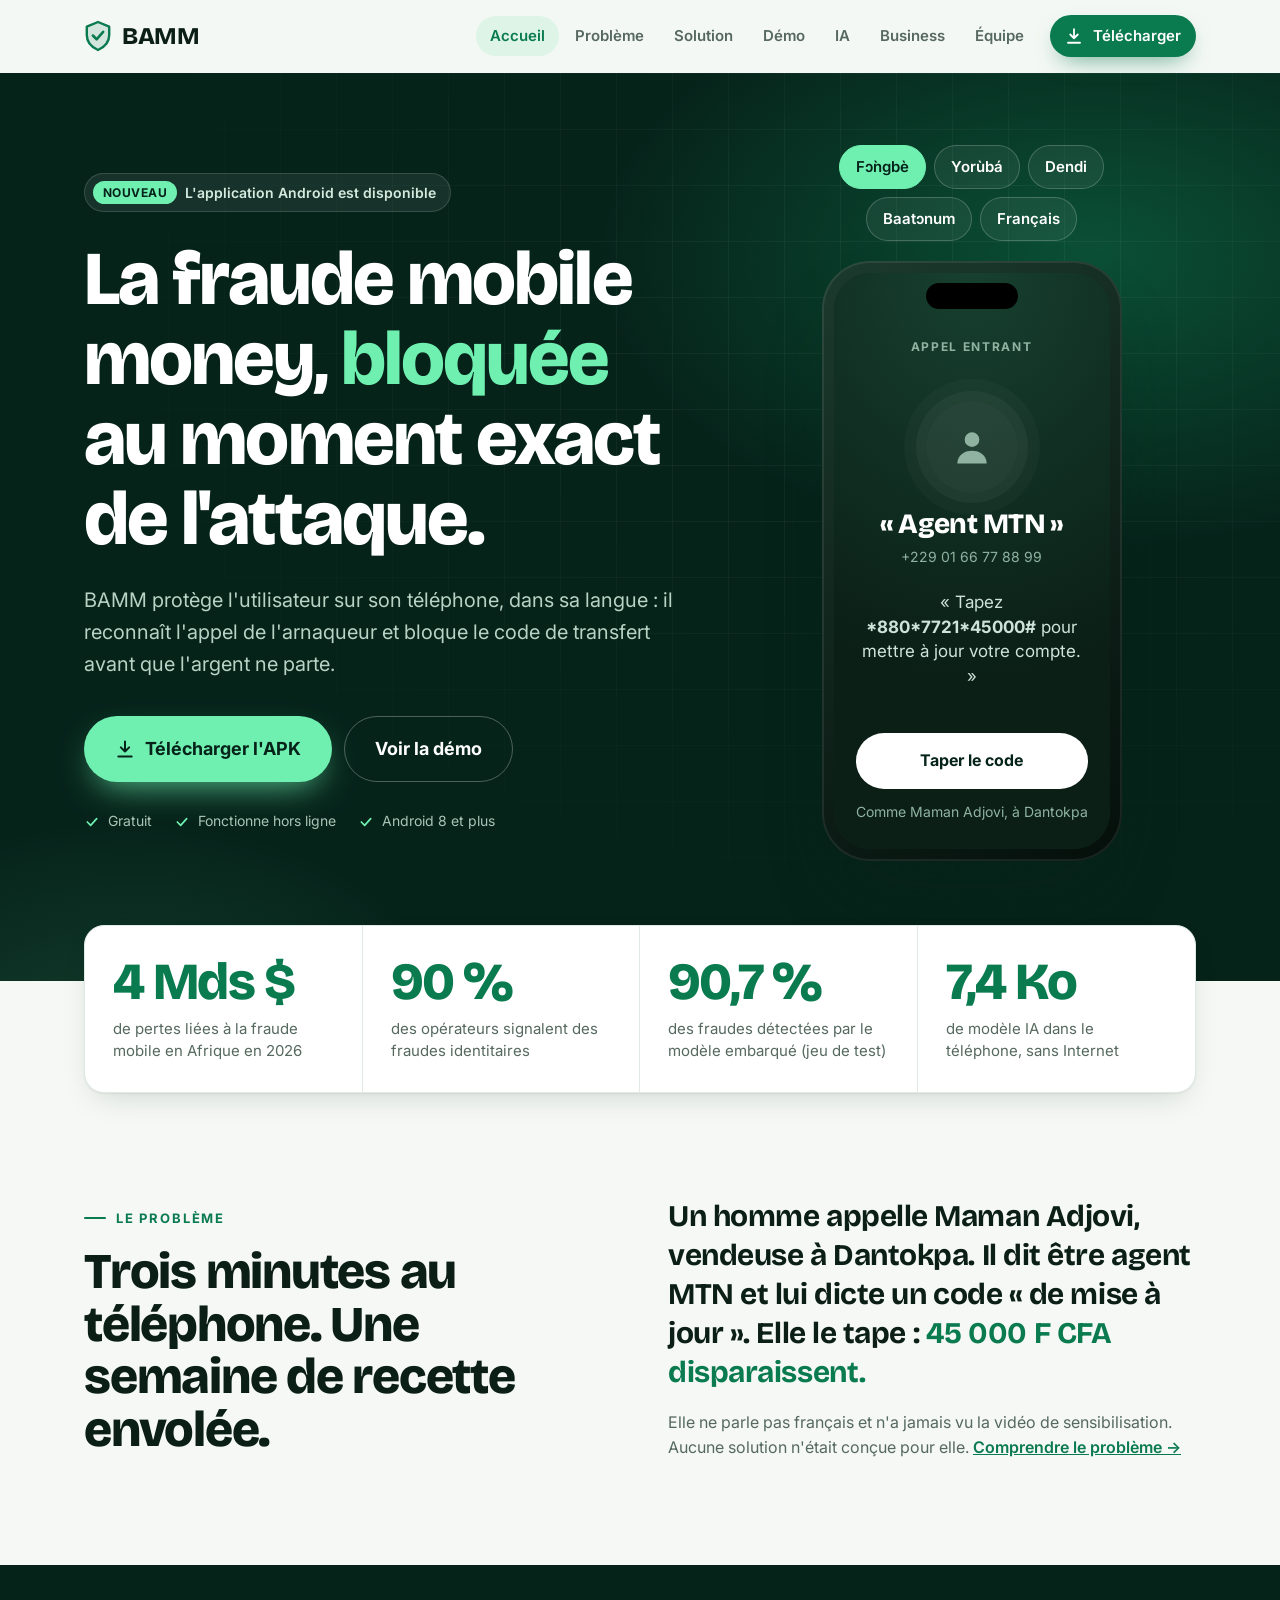
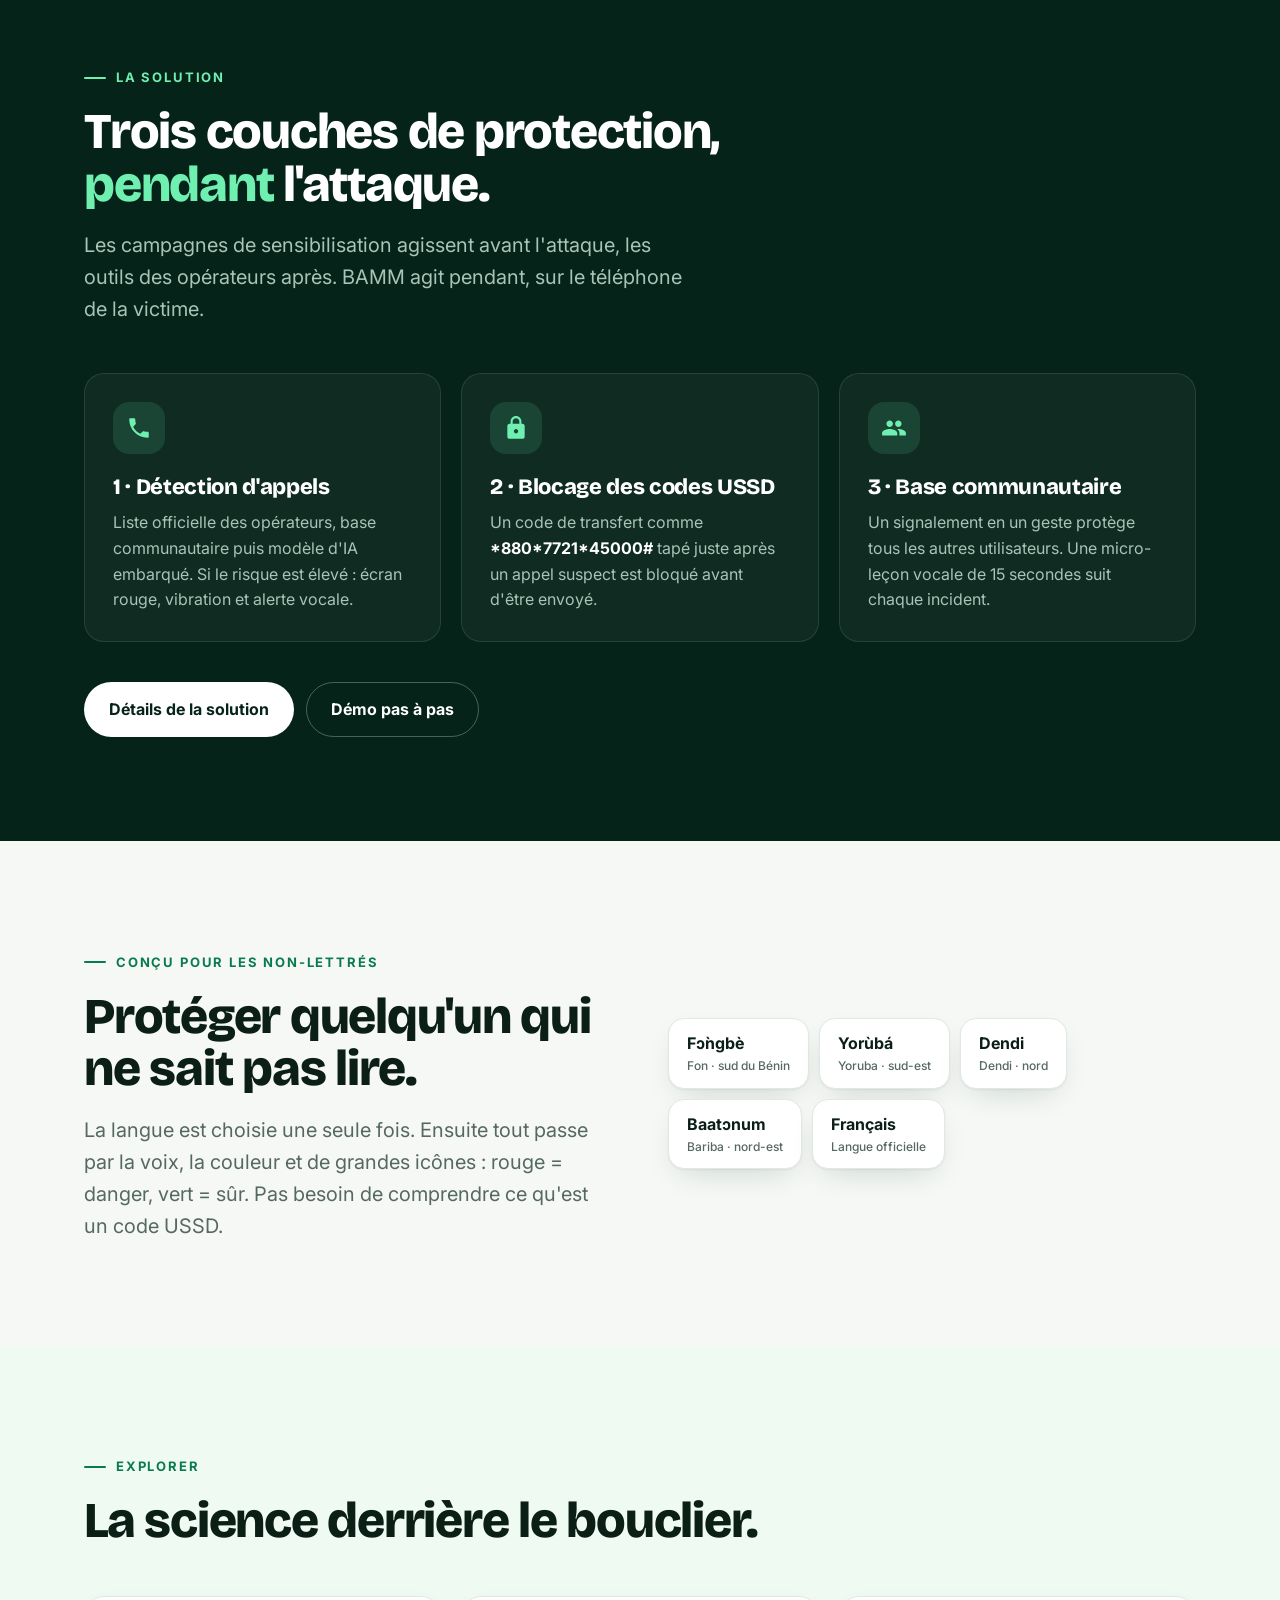
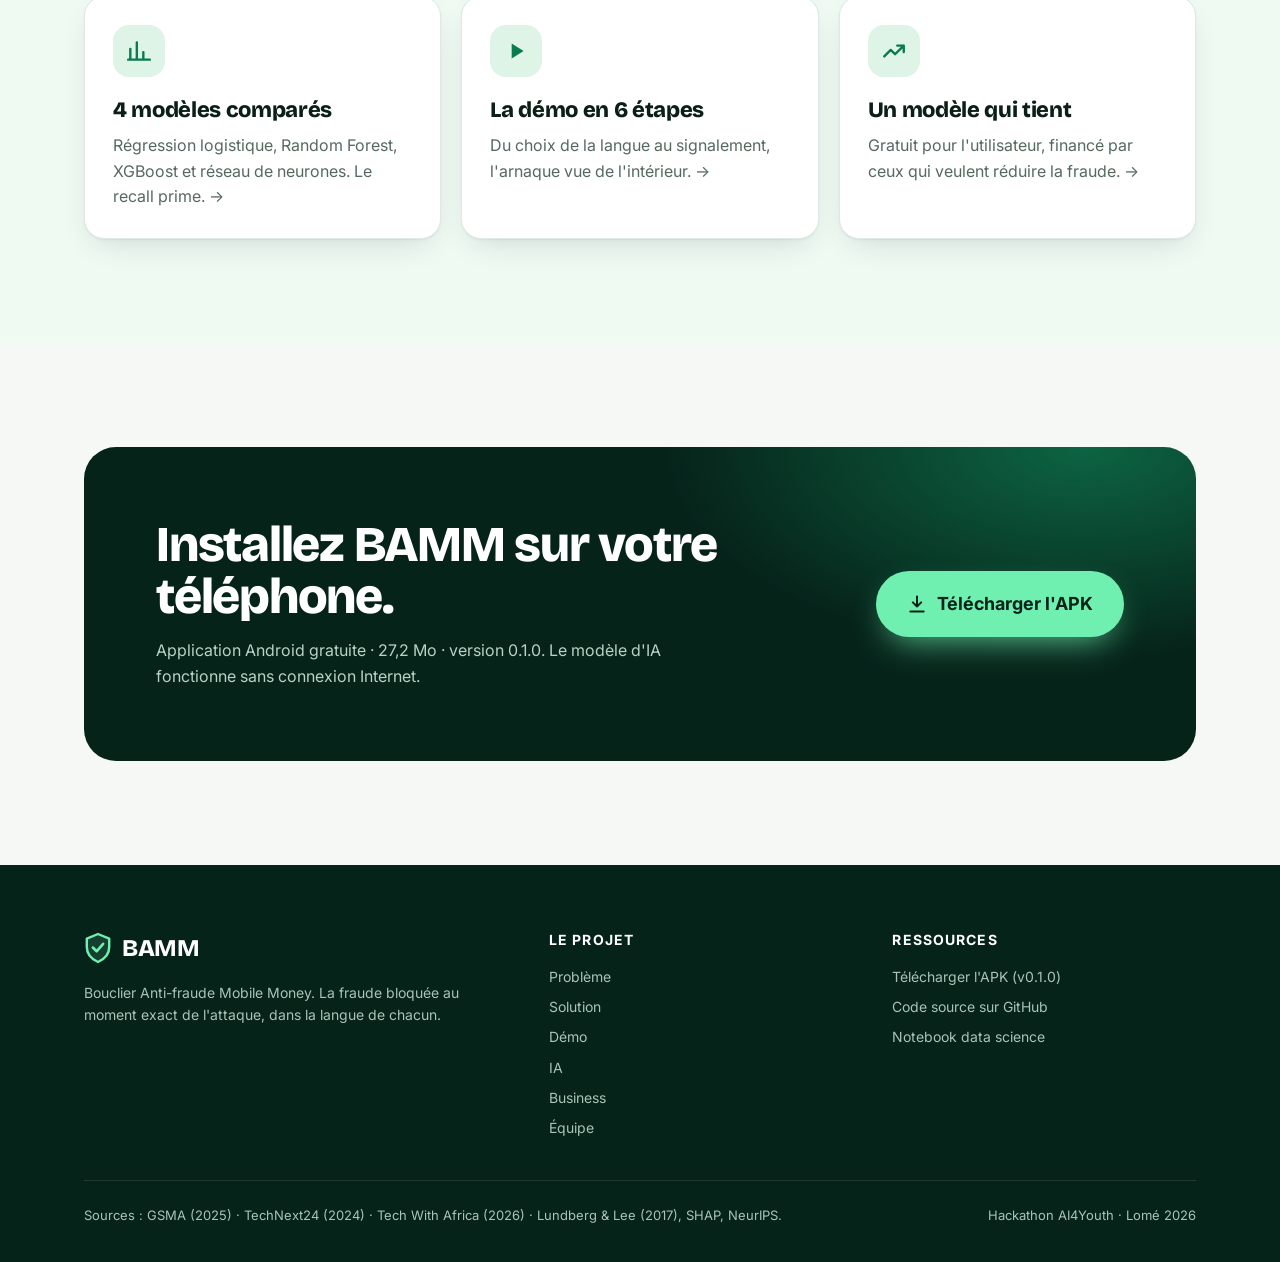
<file: index.html>
<!doctype html>
<html lang="fr">
<head>
<meta charset="utf-8">
<meta name="viewport" content="width=device-width,initial-scale=1">
<title>BAMM — Bouclier Anti-fraude Mobile Money</title>
<meta name="description" content="BAMM bloque la fraude mobile money au moment exact de l'attaque : détection des appels d'arnaqueurs, blocage des codes USSD de transfert, alertes vocales en fon, yoruba, dendi, bariba et français.">
<meta name="theme-color" content="#06231a">
<meta property="og:title" content="BAMM — Bouclier Anti-fraude Mobile Money">
<meta property="og:description" content="La fraude mobile money, bloquée au moment exact de l'attaque. Application Android gratuite, hors ligne, en langues locales.">
<meta property="og:type" content="website">
<link rel="icon" href="assets/favicon.svg" type="image/svg+xml">
<link rel="preconnect" href="https://fonts.googleapis.com">
<link rel="preconnect" href="https://fonts.gstatic.com" crossorigin>
<link href="https://fonts.googleapis.com/css2?family=Bricolage+Grotesque:opsz,wght@12..96,700;12..96,800&family=Inter:wght@400;500;600;700&display=swap" rel="stylesheet">
<link rel="stylesheet" href="assets/style.css">
</head>
<body data-page="index">
<header data-nav></header>

<main>
<!-- ============================================================ HERO -->
<section class="hero dark">
  <div class="wrap hero-grid">
    <div>
      <div class="badge"><b>NOUVEAU</b> L'application Android est disponible</div>
      <h1>La fraude mobile money, <span class="hl">bloquée</span> au moment exact de l'attaque.</h1>
      <p class="lead">BAMM protège l'utilisateur sur son téléphone, dans sa langue : il reconnaît l'appel de l'arnaqueur et bloque le code de transfert avant que l'argent ne parte.</p>
      <div class="actions">
        <a class="btn btn-glow btn-lg" href="telecharger.html"><svg width="20" height="20" viewBox="0 0 24 24" fill="none" stroke="currentColor" stroke-width="2.4" stroke-linecap="round" stroke-linejoin="round" aria-hidden="true"><path d="M12 3v12m0 0 5-5m-5 5-5-5M4 21h16"/></svg>Télécharger l'APK</a>
        <a class="btn btn-ghost btn-lg" href="demo.html">Voir la démo</a>
      </div>
      <div class="hero-meta">
        <span><svg width="16" height="16" viewBox="0 0 24 24" fill="none" stroke="currentColor" stroke-width="2.6" stroke-linecap="round" stroke-linejoin="round"><path d="m5 12 5 5 9-10"/></svg>Gratuit</span>
        <span><svg width="16" height="16" viewBox="0 0 24 24" fill="none" stroke="currentColor" stroke-width="2.6" stroke-linecap="round" stroke-linejoin="round"><path d="m5 12 5 5 9-10"/></svg>Fonctionne hors ligne</span>
        <span><svg width="16" height="16" viewBox="0 0 24 24" fill="none" stroke="currentColor" stroke-width="2.6" stroke-linecap="round" stroke-linejoin="round"><path d="m5 12 5 5 9-10"/></svg>Android 8 et plus</span>
      </div>
    </div>

    <div class="phone-stage">
      <div class="pills" role="group" aria-label="Langue de l'alerte" id="hero-langs"></div>
      <div class="phone">
        <div class="screen">
          <div class="scr scr-dark on" id="h-call">
            <div>
              <div class="tag">APPEL ENTRANT</div>
            </div>
            <div>
              <div class="avatar"><svg width="44" height="44" viewBox="0 0 24 24" fill="#8fb3a0"><circle cx="12" cy="8" r="4"/><path d="M4 21c0-4.4 3.6-7 8-7s8 2.6 8 7"/></svg></div>
              <div class="title">« Agent MTN »</div>
              <div class="muted small" style="color:#8fb3a0;margin-top:6px">+229 01 66 77 88 99</div>
              <p class="msg" style="color:#cfe3d8;margin-top:22px">« Tapez <b>*880*7721*45000#</b> pour mettre à jour votre compte. »</p>
            </div>
            <div style="width:100%">
              <button class="btn btn-light" id="h-type" style="width:100%">Taper le code</button>
              <div class="small" style="color:#8fb3a0;margin-top:12px">Comme Maman Adjovi, à Dantokpa</div>
            </div>
          </div>
          <div class="scr scr-red" id="h-block">
            <div class="tag" style="color:#ffe0dc">BAMM · CODE BLOQUÉ</div>
            <div>
              <div class="stop"><svg width="52" height="52" viewBox="0 0 24 24" fill="currentColor"><path d="M18 8h-1V6c0-2.76-2.24-5-5-5S7 3.24 7 6v2H6c-1.1 0-2 .9-2 2v10c0 1.1.9 2 2 2h12c1.1 0 2-.9 2-2V10c0-1.1-.9-2-2-2zm-6 9c-1.1 0-2-.9-2-2s.9-2 2-2 2 .9 2 2-.9 2-2 2zm3.1-9H8.9V6c0-1.71 1.39-3.1 3.1-3.1s3.1 1.39 3.1 3.1v2z"/></svg></div>
              <p class="msg" id="h-text" style="font-weight:600;font-size:19px"></p>
              <p class="small" id="h-note" style="color:#ffd9d4;margin-top:10px"></p>
            </div>
            <div style="width:100%">
              <div class="chip-white">45 000 F CFA protégés</div>
              <button class="pill" id="h-replay" style="width:100%;margin-top:10px;background:transparent;color:#fff;border-color:rgba(255,255,255,.6)">Rejouer</button>
            </div>
          </div>
        </div>
      </div>
    </div>
  </div>
</section>

<!-- ============================================================ STATS -->
<div class="wrap lift">
  <div class="stats reveal">
    <div><div class="stat-n">4 Mds $</div><div class="stat-l">de pertes liées à la fraude mobile en Afrique en 2026</div></div>
    <div><div class="stat-n">90 %</div><div class="stat-l">des opérateurs signalent des fraudes identitaires</div></div>
    <div><div class="stat-n">90,7 %</div><div class="stat-l">des fraudes détectées par le modèle embarqué (jeu de test)</div></div>
    <div><div class="stat-n">7,4 Ko</div><div class="stat-l">de modèle IA dans le téléphone, sans Internet</div></div>
  </div>
</div>

<!-- ============================================================ STORY -->
<section class="section">
  <div class="wrap grid-2">
    <div class="reveal">
      <div class="eyebrow">Le problème</div>
      <h2>Trois minutes au téléphone. Une semaine de recette envolée.</h2>
    </div>
    <div class="reveal">
      <p class="quote">Un homme appelle Maman Adjovi, vendeuse à Dantokpa. Il dit être agent MTN et lui dicte un code « de mise à jour ». Elle le tape : <b>45 000 F CFA disparaissent.</b></p>
      <p class="muted" style="margin-top:18px">Elle ne parle pas français et n'a jamais vu la vidéo de sensibilisation. Aucune solution n'était conçue pour elle. <a href="probleme.html" style="color:var(--green);font-weight:600">Comprendre le problème →</a></p>
    </div>
  </div>
</section>

<!-- ============================================================ LAYERS -->
<section class="section dark" style="padding-top:96px">
  <div class="wrap">
    <div class="section-head reveal">
      <div class="eyebrow">La solution</div>
      <h2>Trois couches de protection, <span class="hl">pendant</span> l'attaque.</h2>
      <p class="lead">Les campagnes de sensibilisation agissent avant l'attaque, les outils des opérateurs après. BAMM agit pendant, sur le téléphone de la victime.</p>
    </div>
    <div class="grid">
      <div class="card reveal">
        <div class="icon"><svg viewBox="0 0 24 24" fill="currentColor"><path d="M6.62 10.79c1.44 2.83 3.76 5.14 6.59 6.59l2.2-2.2c.27-.27.67-.36 1.02-.24 1.12.37 2.33.57 3.57.57.55 0 1 .45 1 1V20c0 .55-.45 1-1 1-9.39 0-17-7.61-17-17 0-.55.45-1 1-1h3.5c.55 0 1 .45 1 1 0 1.25.2 2.45.57 3.57.11.35.03.74-.25 1.02l-2.2 2.2z"/></svg></div>
        <h3>1 · Détection d'appels</h3>
        <p>Liste officielle des opérateurs, base communautaire puis modèle d'IA embarqué. Si le risque est élevé : écran rouge, vibration et alerte vocale.</p>
      </div>
      <div class="card reveal">
        <div class="icon"><svg viewBox="0 0 24 24" fill="currentColor"><path d="M18 8h-1V6c0-2.76-2.24-5-5-5S7 3.24 7 6v2H6c-1.1 0-2 .9-2 2v10c0 1.1.9 2 2 2h12c1.1 0 2-.9 2-2V10c0-1.1-.9-2-2-2zm-6 9c-1.1 0-2-.9-2-2s.9-2 2-2 2 .9 2 2-.9 2-2 2zm3.1-9H8.9V6c0-1.71 1.39-3.1 3.1-3.1s3.1 1.39 3.1 3.1v2z"/></svg></div>
        <h3>2 · Blocage des codes USSD</h3>
        <p>Un code de transfert comme <b style="color:#fff">*880*7721*45000#</b> tapé juste après un appel suspect est bloqué avant d'être envoyé.</p>
      </div>
      <div class="card reveal">
        <div class="icon"><svg viewBox="0 0 24 24" fill="currentColor"><path d="M16 11c1.66 0 2.99-1.34 2.99-3S17.66 5 16 5c-1.66 0-3 1.34-3 3s1.34 3 3 3zm-8 0c1.66 0 2.99-1.34 2.99-3S9.66 5 8 5C6.34 5 5 6.34 5 8s1.34 3 3 3zm0 2c-2.33 0-7 1.17-7 3.5V19h14v-2.5c0-2.33-4.67-3.5-7-3.5zm8 0c-.29 0-.62.02-.97.05 1.16.84 1.97 1.97 1.97 3.45V19h6v-2.5c0-2.33-4.67-3.5-7-3.5z"/></svg></div>
        <h3>3 · Base communautaire</h3>
        <p>Un signalement en un geste protège tous les autres utilisateurs. Une micro-leçon vocale de 15 secondes suit chaque incident.</p>
      </div>
    </div>
    <div class="actions" style="margin-top:40px">
      <a class="btn btn-light" href="solution.html">Détails de la solution</a>
      <a class="btn btn-ghost" href="demo.html">Démo pas à pas</a>
    </div>
  </div>
</section>

<!-- ============================================================ INCLUSION -->
<section class="section">
  <div class="wrap grid-2">
    <div class="reveal">
      <div class="eyebrow">Conçu pour les non-lettrés</div>
      <h2>Protéger quelqu'un qui ne sait pas lire.</h2>
      <p class="lead" style="margin-top:18px">La langue est choisie une seule fois. Ensuite tout passe par la voix, la couleur et de grandes icônes : rouge = danger, vert = sûr. Pas besoin de comprendre ce qu'est un code USSD.</p>
    </div>
    <div class="lang-chips reveal">
      <div class="lang-chip">Fɔ̀ngbè<small>Fon · sud du Bénin</small></div>
      <div class="lang-chip">Yorùbá<small>Yoruba · sud-est</small></div>
      <div class="lang-chip">Dendi<small>Dendi · nord</small></div>
      <div class="lang-chip">Baatɔnum<small>Bariba · nord-est</small></div>
      <div class="lang-chip">Français<small>Langue officielle</small></div>
    </div>
  </div>
</section>

<!-- ============================================================ EXPLORE -->
<section class="section tint">
  <div class="wrap">
    <div class="section-head reveal">
      <div class="eyebrow">Explorer</div>
      <h2>La science derrière le bouclier.</h2>
    </div>
    <div class="grid">
      <a class="card reveal" href="ia.html"><div class="icon"><svg viewBox="0 0 24 24" fill="none" stroke="currentColor" stroke-width="2.2" stroke-linecap="round"><path d="M4 20V10M10 20V4M16 20v-7M22 20H2"/></svg></div><h3>4 modèles comparés</h3><p>Régression logistique, Random Forest, XGBoost et réseau de neurones. Le recall prime. →</p></a>
      <a class="card reveal" href="demo.html"><div class="icon"><svg viewBox="0 0 24 24" fill="currentColor"><path d="M8 5v14l11-7z"/></svg></div><h3>La démo en 6 étapes</h3><p>Du choix de la langue au signalement, l'arnaque vue de l'intérieur. →</p></a>
      <a class="card reveal" href="business.html"><div class="icon"><svg viewBox="0 0 24 24" fill="none" stroke="currentColor" stroke-width="2.2" stroke-linecap="round" stroke-linejoin="round"><path d="M3 17l6-6 4 4 8-8M15 7h6v6"/></svg></div><h3>Un modèle qui tient</h3><p>Gratuit pour l'utilisateur, financé par ceux qui veulent réduire la fraude. →</p></a>
    </div>
  </div>
</section>

<!-- ============================================================ CTA -->
<section class="section">
  <div class="wrap">
    <div class="cta-band reveal">
      <div>
        <h2>Installez BAMM sur votre téléphone.</h2>
        <p>Application Android gratuite · <span data-apk="size"></span> · version <span data-apk="version"></span>. Le modèle d'IA fonctionne sans connexion Internet.</p>
      </div>
      <a class="btn btn-glow btn-lg" href="telecharger.html"><svg width="20" height="20" viewBox="0 0 24 24" fill="none" stroke="currentColor" stroke-width="2.4" stroke-linecap="round" stroke-linejoin="round" aria-hidden="true"><path d="M12 3v12m0 0 5-5m-5 5-5-5M4 21h16"/></svg>Télécharger l'APK</a>
    </div>
  </div>
</section>
</main>

<footer data-footer></footer>
<script src="assets/site.js"></script>
<script>
(function () {
  const ALERT = {
    fon: ['Fɔ̀ngbè', 'Klɛ́nu elɔ na sɛ́ akwɛ́ towe yì. Ma blo ó.', 'Alerte vocale en fon'],
    yo: ['Yorùbá', 'Ce code va transférer ton argent. Ne le fais pas.', 'Voix yoruba en cours d\'enregistrement · alerte en français'],
    de: ['Dendi', 'Ce code va transférer ton argent. Ne le fais pas.', 'Voix dendi en cours d\'enregistrement · alerte en français'],
    ba: ['Baatɔnum', 'Ce code va transférer ton argent. Ne le fais pas.', 'Voix bariba en cours d\'enregistrement · alerte en français'],
    fr: ['Français', 'Ce code va transférer ton argent. Ne le fais pas.', 'Alerte vocale en français'],
  };
  let lang = 'fon';
  const box = document.getElementById('hero-langs');
  const call = document.getElementById('h-call'), block = document.getElementById('h-block');
  function show(blocked) {
    call.classList.toggle('on', !blocked);
    block.classList.toggle('on', blocked);
    document.getElementById('h-text').textContent = ALERT[lang][1];
    document.getElementById('h-note').textContent = ALERT[lang][2];
    box.querySelectorAll('button').forEach((b) => b.setAttribute('aria-pressed', b.dataset.l === lang));
  }
  Object.keys(ALERT).forEach((k) => {
    const b = document.createElement('button');
    b.className = 'pill'; b.dataset.l = k; b.textContent = ALERT[k][0];
    b.addEventListener('click', () => { lang = k; show(true); });
    box.appendChild(b);
  });
  document.getElementById('h-type').addEventListener('click', () => show(true));
  document.getElementById('h-replay').addEventListener('click', () => show(false));
  show(false);
})();
</script>
</body>
</html>
</file>
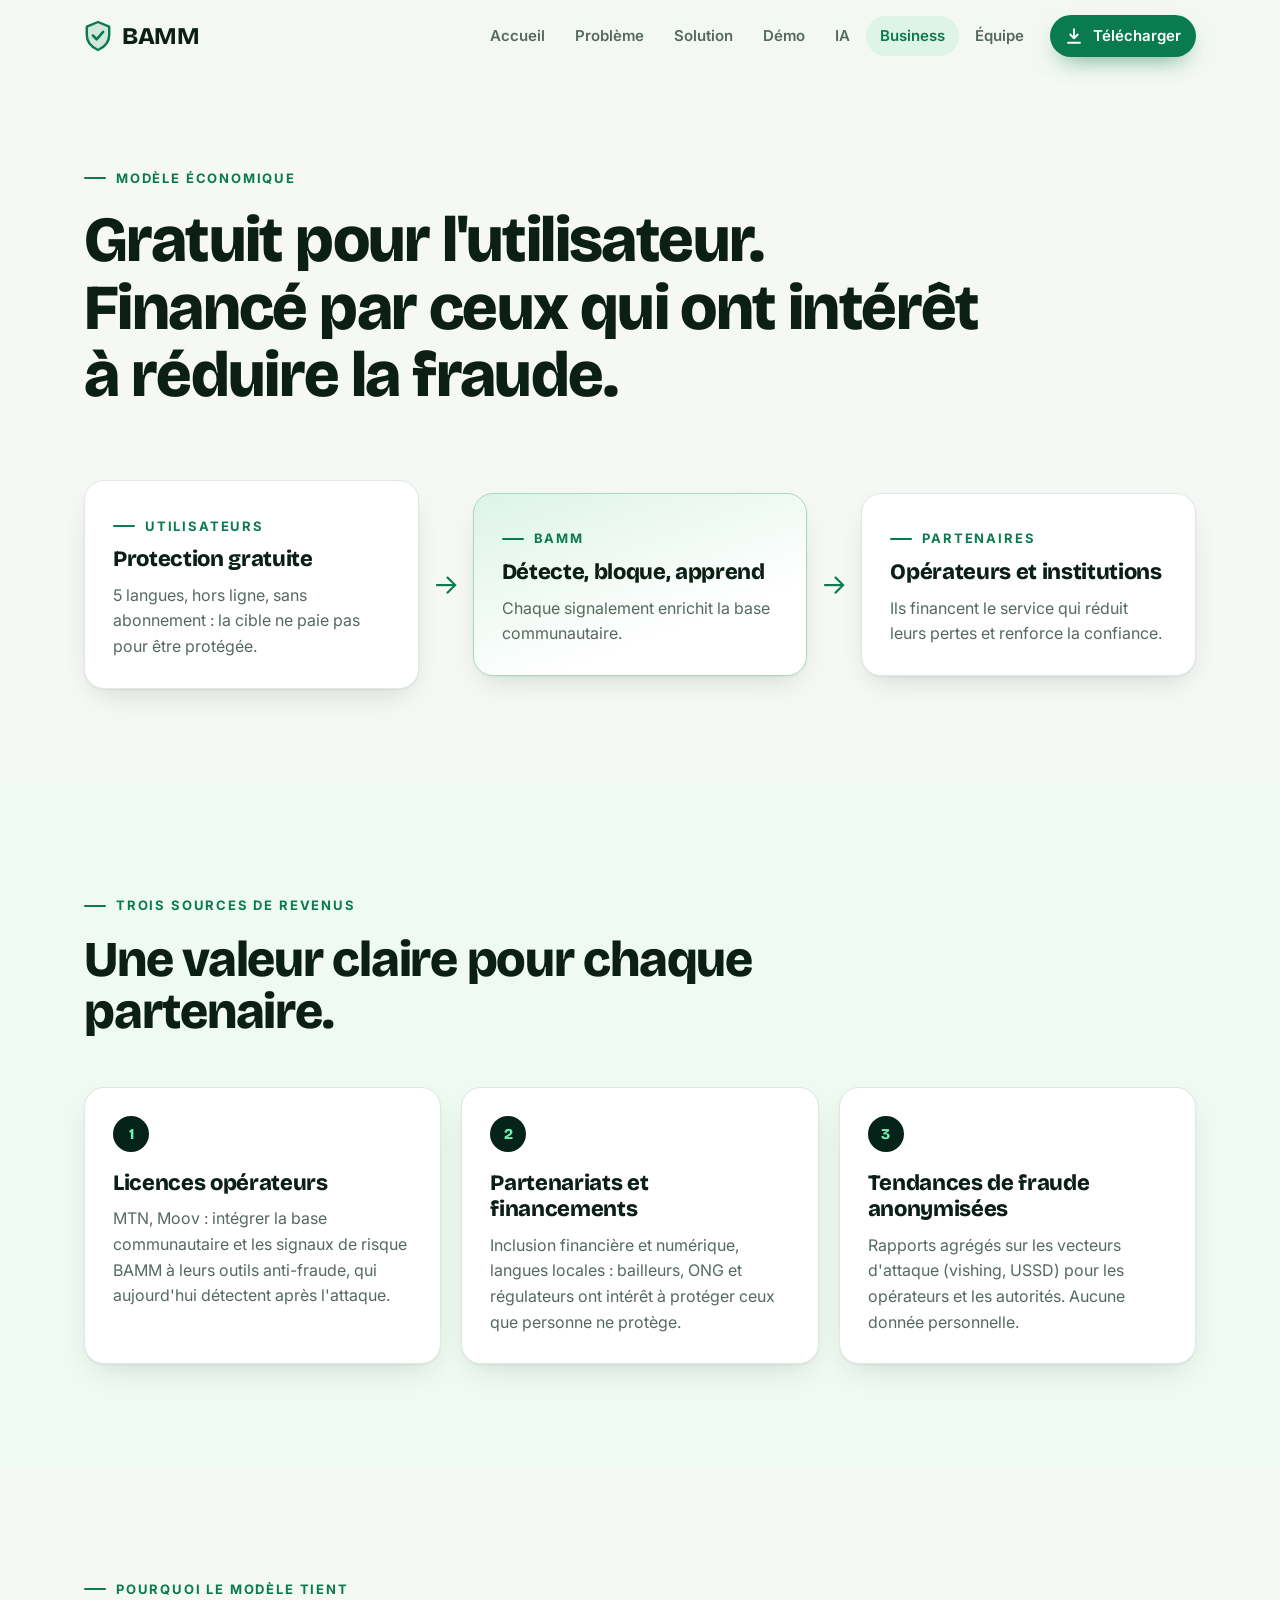
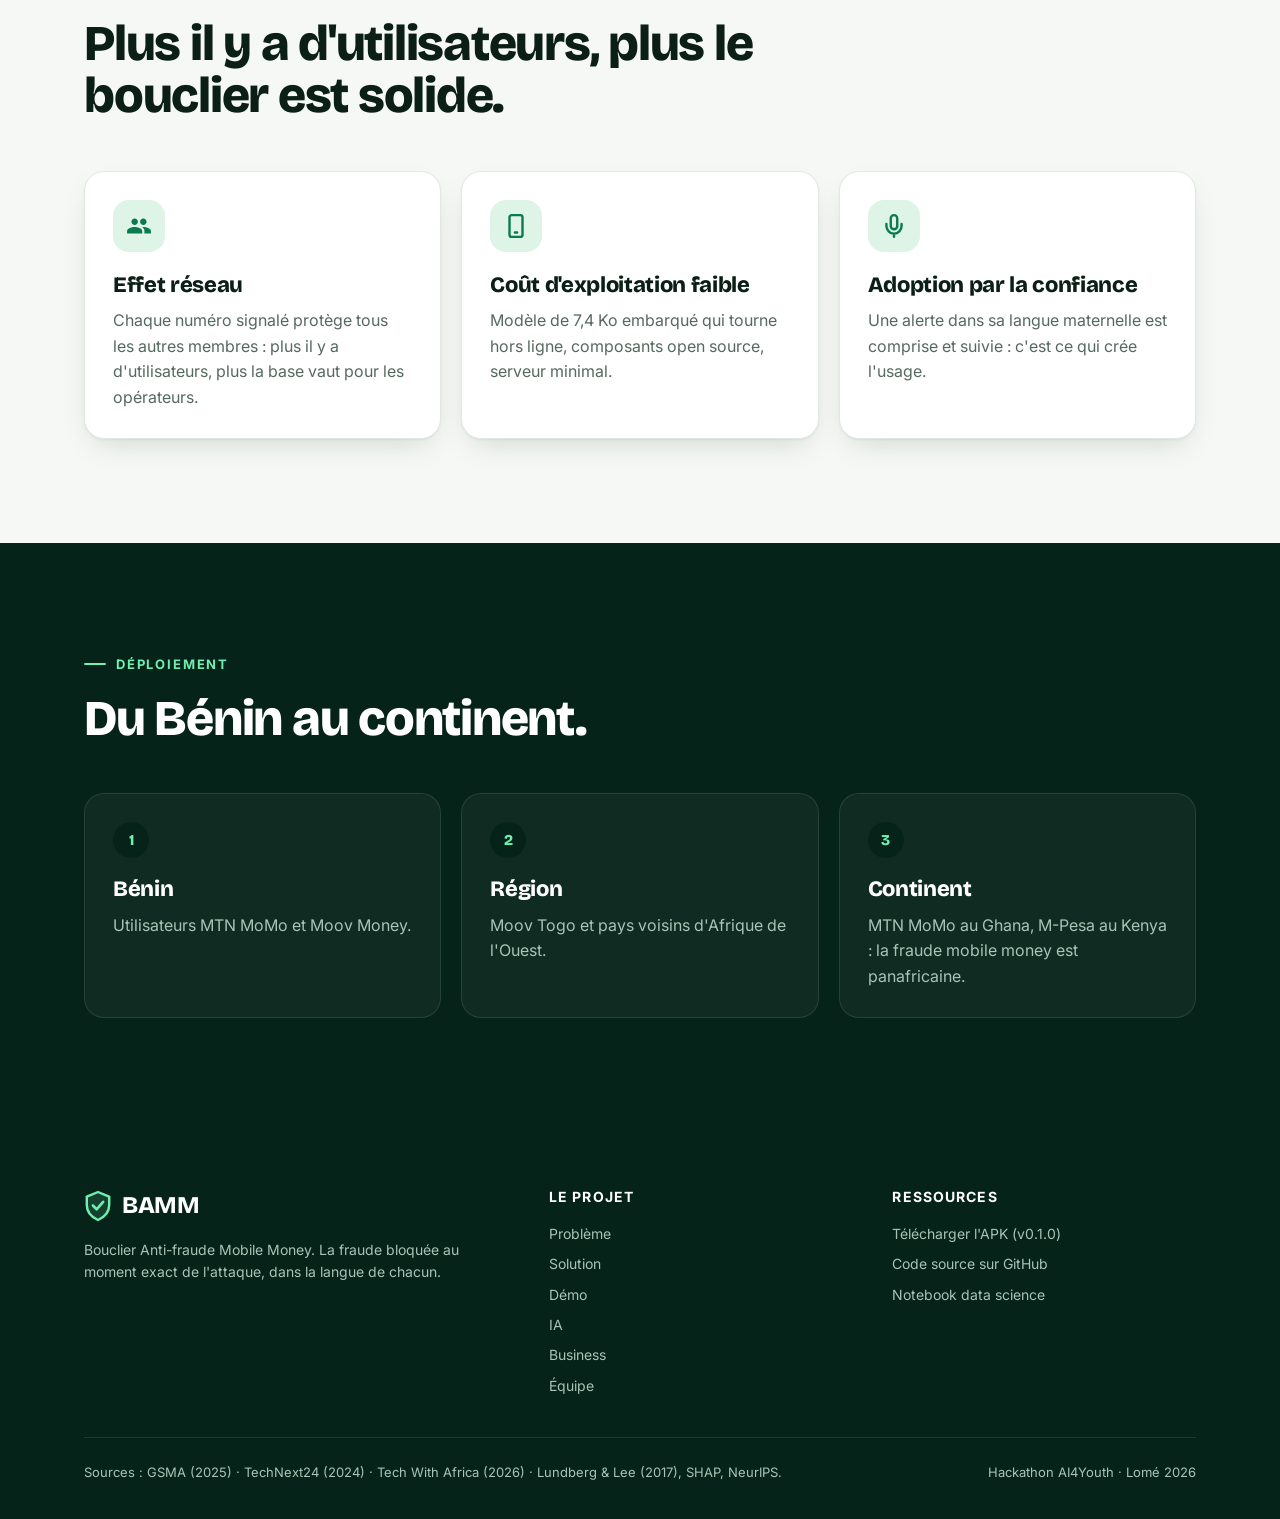
<file: business.html>
<!doctype html>
<html lang="fr">
<head>
<meta charset="utf-8">
<meta name="viewport" content="width=device-width,initial-scale=1">
<title>BAMM — Modèle économique</title>
<meta name="description" content="BAMM est gratuit pour l'utilisateur, financé par les opérateurs, bailleurs et institutions qui ont intérêt à réduire la fraude mobile money.">
<meta name="theme-color" content="#06231a">
<link rel="icon" href="assets/favicon.svg" type="image/svg+xml">
<link rel="preconnect" href="https://fonts.googleapis.com">
<link rel="preconnect" href="https://fonts.gstatic.com" crossorigin>
<link href="https://fonts.googleapis.com/css2?family=Bricolage+Grotesque:opsz,wght@12..96,700;12..96,800&family=Inter:wght@400;500;600;700&display=swap" rel="stylesheet">
<link rel="stylesheet" href="assets/style.css">
</head>
<body data-page="business">
<header data-nav></header>

<main>
<section class="page-hero">
  <div class="wrap">
    <div class="eyebrow">Modèle économique</div>
    <h1>Gratuit pour l'utilisateur. Financé par ceux qui ont intérêt à réduire la fraude.</h1>
  </div>
</section>

<section style="padding-bottom:96px">
  <div class="wrap flow">
    <div class="card reveal"><div class="eyebrow" style="margin-bottom:10px">Utilisateurs</div><h3>Protection gratuite</h3><p>5 langues, hors ligne, sans abonnement : la cible ne paie pas pour être protégée.</p></div>
    <div class="arrow" aria-hidden="true">→</div>
    <div class="card card-accent reveal"><div class="eyebrow" style="margin-bottom:10px">BAMM</div><h3>Détecte, bloque, apprend</h3><p>Chaque signalement enrichit la base communautaire.</p></div>
    <div class="arrow" aria-hidden="true">→</div>
    <div class="card reveal"><div class="eyebrow" style="margin-bottom:10px">Partenaires</div><h3>Opérateurs et institutions</h3><p>Ils financent le service qui réduit leurs pertes et renforce la confiance.</p></div>
  </div>
</section>

<section class="section tint">
  <div class="wrap">
    <div class="section-head reveal"><div class="eyebrow">Trois sources de revenus</div><h2>Une valeur claire pour chaque partenaire.</h2></div>
    <div class="grid">
      <div class="card reveal"><div class="num">1</div><h3>Licences opérateurs</h3><p>MTN, Moov : intégrer la base communautaire et les signaux de risque BAMM à leurs outils anti-fraude, qui aujourd'hui détectent après l'attaque.</p></div>
      <div class="card reveal"><div class="num">2</div><h3>Partenariats et financements</h3><p>Inclusion financière et numérique, langues locales : bailleurs, ONG et régulateurs ont intérêt à protéger ceux que personne ne protège.</p></div>
      <div class="card reveal"><div class="num">3</div><h3>Tendances de fraude anonymisées</h3><p>Rapports agrégés sur les vecteurs d'attaque (vishing, USSD) pour les opérateurs et les autorités. Aucune donnée personnelle.</p></div>
    </div>
  </div>
</section>

<section class="section">
  <div class="wrap">
    <div class="section-head reveal"><div class="eyebrow">Pourquoi le modèle tient</div><h2>Plus il y a d'utilisateurs, plus le bouclier est solide.</h2></div>
    <div class="grid">
      <div class="card reveal"><div class="icon"><svg viewBox="0 0 24 24" fill="currentColor"><path d="M16 11c1.66 0 2.99-1.34 2.99-3S17.66 5 16 5c-1.66 0-3 1.34-3 3s1.34 3 3 3zm-8 0c1.66 0 2.99-1.34 2.99-3S9.66 5 8 5C6.34 5 5 6.34 5 8s1.34 3 3 3zm0 2c-2.33 0-7 1.17-7 3.5V19h14v-2.5c0-2.33-4.67-3.5-7-3.5zm8 0c-.29 0-.62.02-.97.05 1.16.84 1.97 1.97 1.97 3.45V19h6v-2.5c0-2.33-4.67-3.5-7-3.5z"/></svg></div><h3>Effet réseau</h3><p>Chaque numéro signalé protège tous les autres membres : plus il y a d'utilisateurs, plus la base vaut pour les opérateurs.</p></div>
      <div class="card reveal"><div class="icon"><svg viewBox="0 0 24 24" fill="none" stroke="currentColor" stroke-width="2.2" stroke-linecap="round" stroke-linejoin="round"><rect x="6" y="2" width="12" height="20" rx="2"/><path d="M11 18h2"/></svg></div><h3>Coût d'exploitation faible</h3><p>Modèle de 7,4 Ko embarqué qui tourne hors ligne, composants open source, serveur minimal.</p></div>
      <div class="card reveal"><div class="icon"><svg viewBox="0 0 24 24" fill="none" stroke="currentColor" stroke-width="2.2" stroke-linecap="round" stroke-linejoin="round"><path d="M12 2a3 3 0 0 0-3 3v7a3 3 0 0 0 6 0V5a3 3 0 0 0-3-3z"/><path d="M19 10v2a7 7 0 0 1-14 0v-2M12 19v3"/></svg></div><h3>Adoption par la confiance</h3><p>Une alerte dans sa langue maternelle est comprise et suivie : c'est ce qui crée l'usage.</p></div>
    </div>
  </div>
</section>

<section class="section dark">
  <div class="wrap">
    <div class="section-head reveal"><div class="eyebrow">Déploiement</div><h2>Du Bénin au continent.</h2></div>
    <div class="grid">
      <div class="card reveal"><div class="num">1</div><h3>Bénin</h3><p>Utilisateurs MTN MoMo et Moov Money.</p></div>
      <div class="card reveal"><div class="num">2</div><h3>Région</h3><p>Moov Togo et pays voisins d'Afrique de l'Ouest.</p></div>
      <div class="card reveal"><div class="num">3</div><h3>Continent</h3><p>MTN MoMo au Ghana, M-Pesa au Kenya : la fraude mobile money est panafricaine.</p></div>
    </div>
  </div>
</section>
</main>

<footer data-footer></footer>
<script src="assets/site.js"></script>
</body>
</html>
</file>
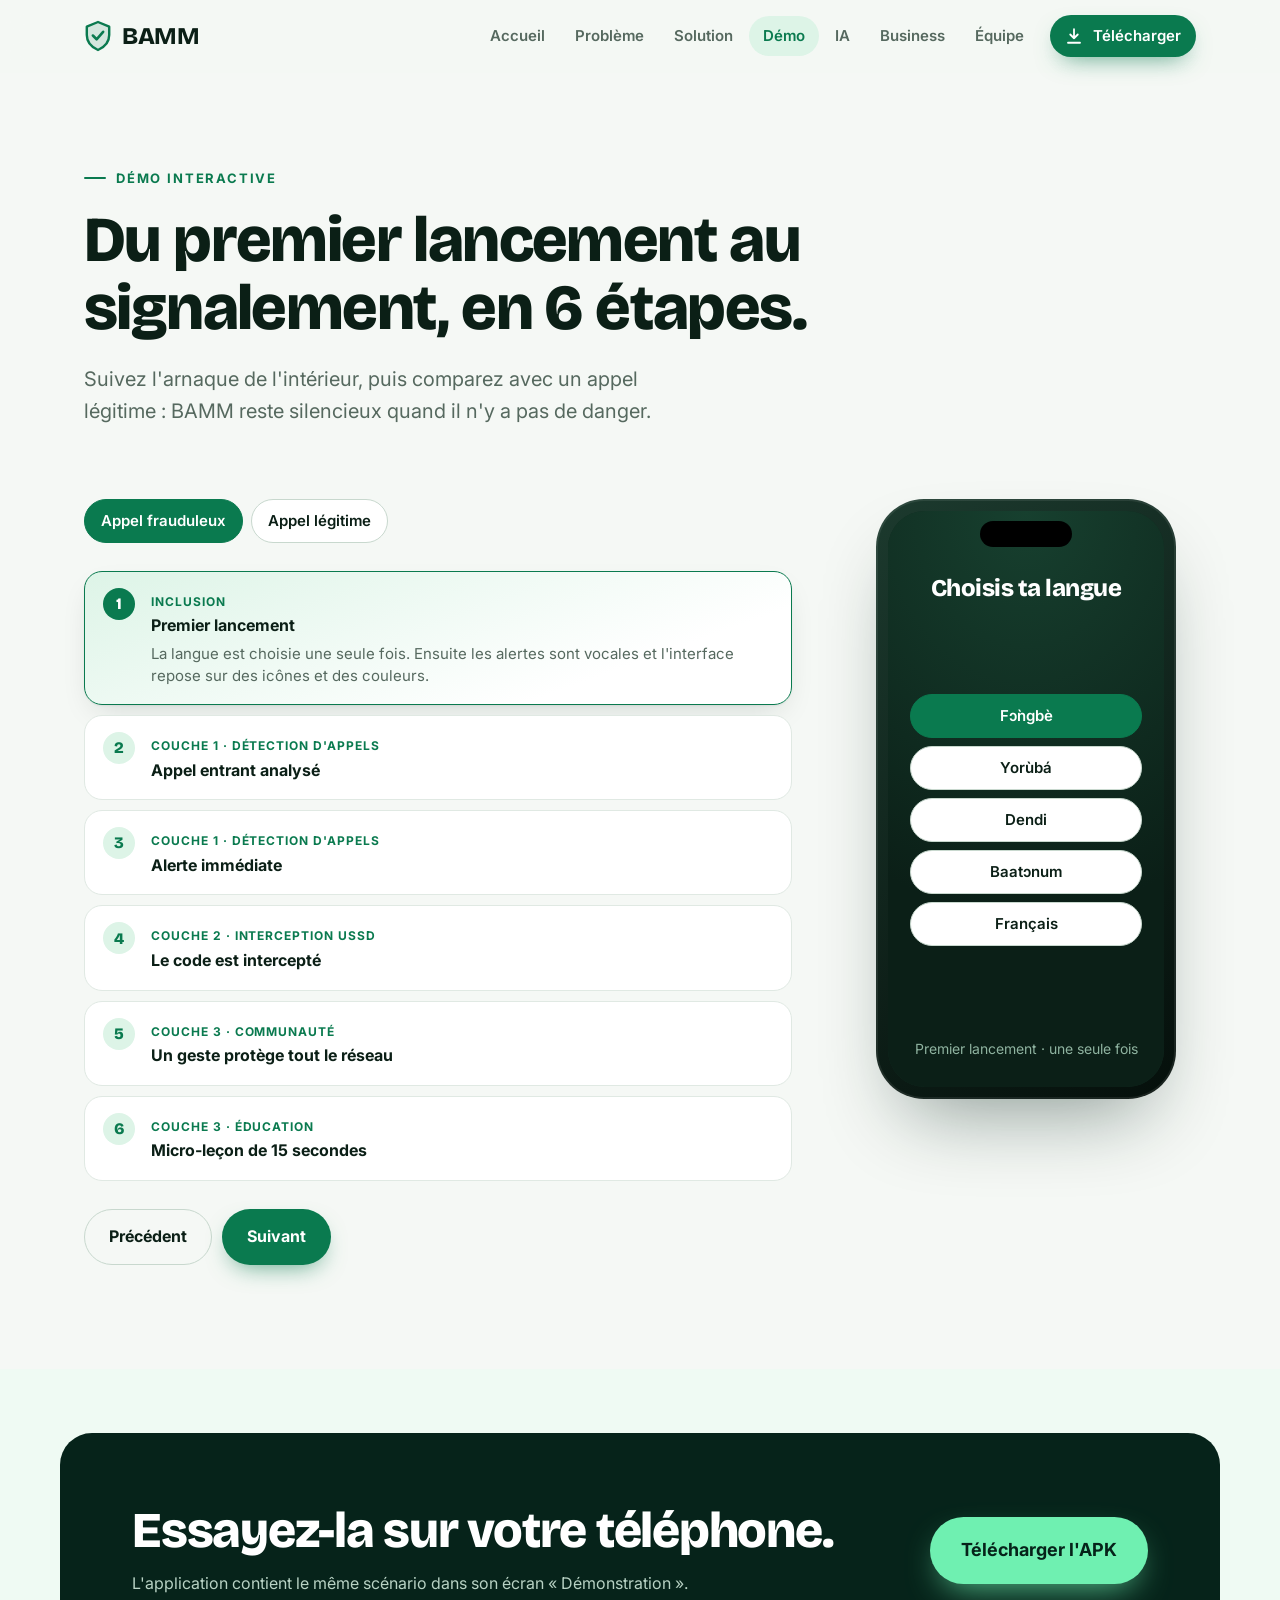
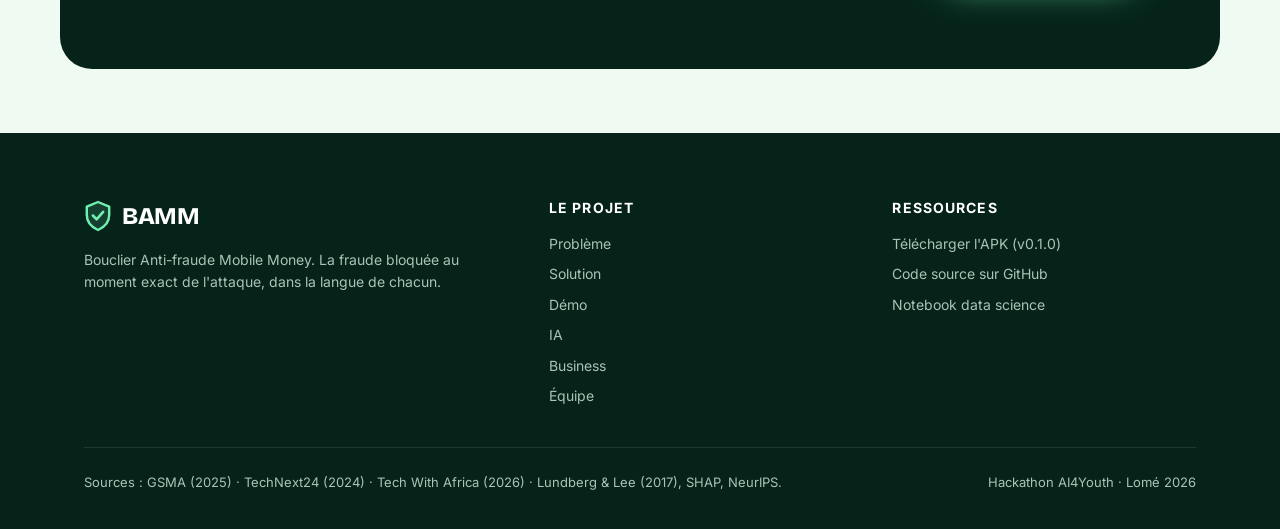
<file: demo.html>
<!doctype html>
<html lang="fr">
<head>
<meta charset="utf-8">
<meta name="viewport" content="width=device-width,initial-scale=1">
<title>BAMM — Démo</title>
<meta name="description" content="Démo pas à pas de BAMM : choix de la langue, appel suspect, alerte vocale, blocage du code USSD, signalement et micro-leçon.">
<meta name="theme-color" content="#06231a">
<link rel="icon" href="assets/favicon.svg" type="image/svg+xml">
<link rel="preconnect" href="https://fonts.googleapis.com">
<link rel="preconnect" href="https://fonts.gstatic.com" crossorigin>
<link href="https://fonts.googleapis.com/css2?family=Bricolage+Grotesque:opsz,wght@12..96,700;12..96,800&family=Inter:wght@400;500;600;700&display=swap" rel="stylesheet">
<link rel="stylesheet" href="assets/style.css">
<style>
.demo-grid { display: grid; grid-template-columns: 1fr 340px; gap: 64px; align-items: start; }
@media (max-width: 900px) { .demo-grid { grid-template-columns: 1fr; } .demo-grid .phone-stage { order: -1; } }
.steps { display: grid; gap: 10px; margin: 28px 0; }
.step { display: flex; gap: 16px; align-items: flex-start; text-align: left; width: 100%; padding: 16px 18px; border-radius: 18px; border: 1px solid var(--line); background: var(--surface); cursor: pointer; transition: all .2s; color: var(--text); }
.step:hover { border-color: #b9d6c5; }
.step[aria-current="step"] { border-color: var(--green); box-shadow: var(--shadow); background: linear-gradient(160deg, var(--mint) 0%, #fff 75%); }
.step:disabled { opacity: .4; cursor: not-allowed; }
.step .n { flex: none; width: 32px; height: 32px; border-radius: 50%; display: flex; align-items: center; justify-content: center; font-family: var(--display); font-weight: 800; background: var(--mint); color: var(--green); }
.step[aria-current="step"] .n { background: var(--green); color: #fff; }
.step b { display: block; font-size: 16px; }
.step span.d { display: none; color: var(--muted); font-size: 15px; margin-top: 4px; line-height: 1.5; }
.step[aria-current="step"] span.d { display: block; }
.step .layer { font-size: 12px; font-weight: 700; letter-spacing: .08em; text-transform: uppercase; color: var(--green); }
.controls { display: flex; gap: 10px; }
</style>
</head>
<body data-page="demo">
<header data-nav></header>

<main>
<section class="page-hero">
  <div class="wrap">
    <div class="eyebrow">Démo interactive</div>
    <h1>Du premier lancement au signalement, en 6 étapes.</h1>
    <p class="lead">Suivez l'arnaque de l'intérieur, puis comparez avec un appel légitime : BAMM reste silencieux quand il n'y a pas de danger.</p>
  </div>
</section>

<section style="padding-bottom:104px">
  <div class="wrap demo-grid">
    <div>
      <div class="pills" role="group" aria-label="Scénario">
        <button class="pill" data-sc="fraud" aria-pressed="true">Appel frauduleux</button>
        <button class="pill" data-sc="safe" aria-pressed="false">Appel légitime</button>
      </div>
      <div class="steps" id="steps"></div>
      <div class="controls">
        <button class="btn btn-ghost" id="prev">Précédent</button>
        <button class="btn btn-primary" id="next">Suivant</button>
      </div>
    </div>

    <div class="phone-stage">
      <div class="phone">
        <div class="screen">
          <!-- 0 · langue -->
          <div class="scr scr-dark" data-s="0">
            <div class="title" style="font-size:24px">Choisis ta langue</div>
            <div style="display:grid;gap:8px;width:100%" id="langs"></div>
            <div class="small" style="color:#8fb3a0">Premier lancement · une seule fois</div>
          </div>
          <!-- 1 · appel suspect -->
          <div class="scr scr-dark" data-s="1">
            <div class="tag">APPEL ENTRANT</div>
            <div>
              <div class="avatar"><svg width="40" height="40" viewBox="0 0 24 24" fill="#8fb3a0"><circle cx="12" cy="8" r="4"/><path d="M4 21c0-4.4 3.6-7 8-7s8 2.6 8 7"/></svg></div>
              <div class="title" style="font-size:24px">Numéro inconnu</div>
              <div class="small" style="color:#cfe3d8;margin-top:6px">se présente : « Agent MTN »</div>
            </div>
            <div class="checklist"><div><span class="dot"></span>Hors liste officielle</div><div><span class="dot"></span>Signalé par 7 utilisateurs</div><div><span class="dot"></span>Modèle IA : risque élevé</div></div>
            <div class="small" style="color:#8fb3a0">BAMM analyse l'appel…</div>
          </div>
          <!-- 1 bis · appel sûr -->
          <div class="scr scr-green" data-s="safe">
            <div class="tag" style="color:#c6f1da">APPEL ENTRANT</div>
            <div>
              <div class="avatar" style="background:#fff"><svg width="44" height="44" viewBox="0 0 24 24" fill="none" stroke="#0a7a4f" stroke-width="2.8" stroke-linecap="round" stroke-linejoin="round"><path d="m5 12 5 5 9-10"/></svg></div>
              <div class="title" style="font-size:26px">Appel sûr</div>
              <div class="small" style="color:#d9f5e6;margin-top:8px">Numéro officiel de l'opérateur</div>
            </div>
            <div class="small" style="color:#d9f5e6">Risque faible : aucune alerte, pas de fausse panique.</div>
          </div>
          <!-- 2 · alerte -->
          <div class="scr scr-red" data-s="2">
            <div class="tag" style="color:#ffe0dc">ALERTE VOCALE · VIBRATION</div>
            <div>
              <div class="wave" aria-hidden="true"><i></i><i style="animation-delay:.12s"></i><i style="animation-delay:.24s"></i><i style="animation-delay:.36s"></i><i style="animation-delay:.48s"></i><i style="animation-delay:.6s"></i><i style="animation-delay:.72s"></i></div>
              <div class="title" style="margin-top:20px">Appel suspect</div>
              <p class="msg" id="alert-text" style="margin-top:12px"></p>
            </div>
            <div class="chip-white" id="alert-lang"></div>
          </div>
          <!-- 3 · USSD -->
          <div class="scr scr-dark" data-s="3">
            <div class="tag">CODE DE TRANSFERT DÉTECTÉ</div>
            <div class="title" style="font-size:22px;font-family:ui-monospace,Consolas,monospace">*880*7721*45000#</div>
            <div class="checklist"><div><span class="dot"></span>Appel suspect il y a 1 min</div><div><span class="dot"></span>Transfert de 45 000 F CFA</div></div>
            <div class="stamp">BLOQUÉ</div>
            <div class="small" style="color:#8fb3a0">Déblocage : double tap + 10 s d'attente</div>
          </div>
          <!-- 4 · signalement -->
          <div class="scr scr-dark" data-s="4">
            <div class="title" style="font-size:24px">Signalement communautaire</div>
            <div class="nodes" id="nodes"><i></i><i></i><i></i><i></i><i></i><i></i><i></i><i></i></div>
            <p class="small" id="report-text" style="color:#cfe3d8"></p>
            <button class="btn btn-light" id="report" style="width:100%"></button>
          </div>
          <!-- 5 · leçon -->
          <div class="scr scr-green" data-s="5">
            <div class="tag" style="color:#c6f1da">MICRO-LEÇON VOCALE · 15 S</div>
            <div class="title" style="font-size:26px">MTN ne t'appellera jamais pour te demander ton code.</div>
            <div style="width:100%"><div class="progress"><i></i></div><div class="small" style="color:#d9f5e6;margin-top:12px">Une leçon courte suit chaque incident bloqué.</div></div>
          </div>
        </div>
      </div>
    </div>
  </div>
</section>

<section class="section-sm tint">
  <div class="wrap cta-band" style="background:var(--ink)">
    <div><h2>Essayez-la sur votre téléphone.</h2><p>L'application contient le même scénario dans son écran « Démonstration ».</p></div>
    <a class="btn btn-glow btn-lg" href="telecharger.html">Télécharger l'APK</a>
  </div>
</section>
</main>

<footer data-footer></footer>
<script src="assets/site.js"></script>
<script>
(function () {
  const STEPS = [
    ['Langue', 'Premier lancement', 'La langue est choisie une seule fois. Ensuite les alertes sont vocales et l\'interface repose sur des icônes et des couleurs.', 'Inclusion'],
    ['Appel', 'Appel entrant analysé', 'Le numéro est comparé à la liste officielle et à la base communautaire, puis scoré par le modèle embarqué, hors ligne.', 'Couche 1 · Détection d\'appels'],
    ['Alerte', 'Alerte immédiate', 'Au-delà du seuil de risque : écran rouge, vibration et message vocal dans la langue de l\'utilisateur.', 'Couche 1 · Détection d\'appels'],
    ['USSD', 'Le code est intercepté', 'Un code de transfert tapé juste après un appel suspect est bloqué avant d\'être envoyé au réseau.', 'Couche 2 · Interception USSD'],
    ['Signalement', 'Un geste protège tout le réseau', 'Le numéro rejoint la base partagée. À 3 signalements distincts, il passe en rouge pour tous.', 'Couche 3 · Communauté'],
    ['Leçon', 'Micro-leçon de 15 secondes', 'Chaque incident se termine par une courte leçon vocale : on apprend sans effort.', 'Couche 3 · Éducation'],
  ];
  const SAFE = ['Appel', 'Appel légitime : silence', 'Numéro officiel, risque faible : BAMM ne déclenche aucune alerte. C\'est ce qui limite les fausses alertes.', 'Couche 1 · Détection d\'appels'];
  const LANGS = {
    fon: ['Fɔ̀ngbè', 'Alɔ elɔ nyí ajotɔ́ sín alɔ wɛ. Ma ná mɛɖebǔ hùn towe ó.'],
    yo: ['Yorùbá', 'Cet appel vient d\'un arnaqueur. Ne donne ton code à personne.'],
    de: ['Dendi', 'Cet appel vient d\'un arnaqueur. Ne donne ton code à personne.'],
    ba: ['Baatɔnum', 'Cet appel vient d\'un arnaqueur. Ne donne ton code à personne.'],
    fr: ['Français', 'Cet appel vient d\'un arnaqueur. Ne donne ton code à personne.'],
  };
  const st = { step: 0, safe: false, lang: 'fon', reported: false };
  const $ = (s) => document.querySelector(s);

  const langBox = $('#langs');
  Object.keys(LANGS).forEach((k) => {
    const b = document.createElement('button');
    b.className = 'pill'; b.dataset.l = k; b.textContent = LANGS[k][0]; b.style.width = '100%';
    b.addEventListener('click', () => { st.lang = k; render(); });
    langBox.appendChild(b);
  });
  document.querySelectorAll('[data-sc]').forEach((b) => b.addEventListener('click', () => {
    st.safe = b.dataset.sc === 'safe'; st.step = 1; st.reported = false; render();
  }));
  $('#prev').addEventListener('click', () => { st.step = Math.max(0, st.step - 1); render(); });
  $('#next').addEventListener('click', () => {
    const last = st.safe ? 1 : 5;
    if (st.step >= last) { Object.assign(st, { step: 0, safe: false, reported: false }); } else st.step++;
    render();
  });
  $('#report').addEventListener('click', () => { st.reported = true; render(); });

  function render() {
    const last = st.safe ? 1 : 5;
    const box = $('#steps'); box.innerHTML = '';
    STEPS.forEach((s, i) => {
      const d = st.safe && i === 1 ? SAFE : s;
      const b = document.createElement('button');
      b.className = 'step';
      if (i === st.step) b.setAttribute('aria-current', 'step');
      b.disabled = st.safe && i > 1;
      b.innerHTML = `<span class="n">${i + 1}</span><span><span class="layer">${d[3]}</span><b>${d[1]}</b><span class="d">${d[2]}</span></span>`;
      b.addEventListener('click', () => { st.step = i; render(); });
      box.appendChild(b);
    });
    document.querySelectorAll('[data-sc]').forEach((b) => b.setAttribute('aria-pressed', (b.dataset.sc === 'safe') === st.safe));
    const key = st.safe && st.step === 1 ? 'safe' : String(st.step);
    document.querySelectorAll('.scr').forEach((s) => s.classList.toggle('on', s.dataset.s === key));
    langBox.querySelectorAll('button').forEach((b) => b.setAttribute('aria-pressed', b.dataset.l === st.lang));
    $('#alert-text').textContent = LANGS[st.lang][1];
    $('#alert-lang').textContent = 'Alerte vocale · ' + LANGS[st.lang][0];
    $('#nodes').classList.toggle('lit', st.reported);
    $('#report-text').textContent = st.reported ? 'Merci. Ce numéro protège maintenant tous les membres du réseau.' : 'Un seul geste pour avertir tous les autres utilisateurs.';
    $('#report').textContent = st.reported ? 'Numéro signalé ✓' : '👎  Signaler ce numéro';
    $('#prev').disabled = st.step === 0;
    $('#next').textContent = st.step >= last ? 'Recommencer' : 'Suivant';
  }
  render();
})();
</script>
</body>
</html>
</file>
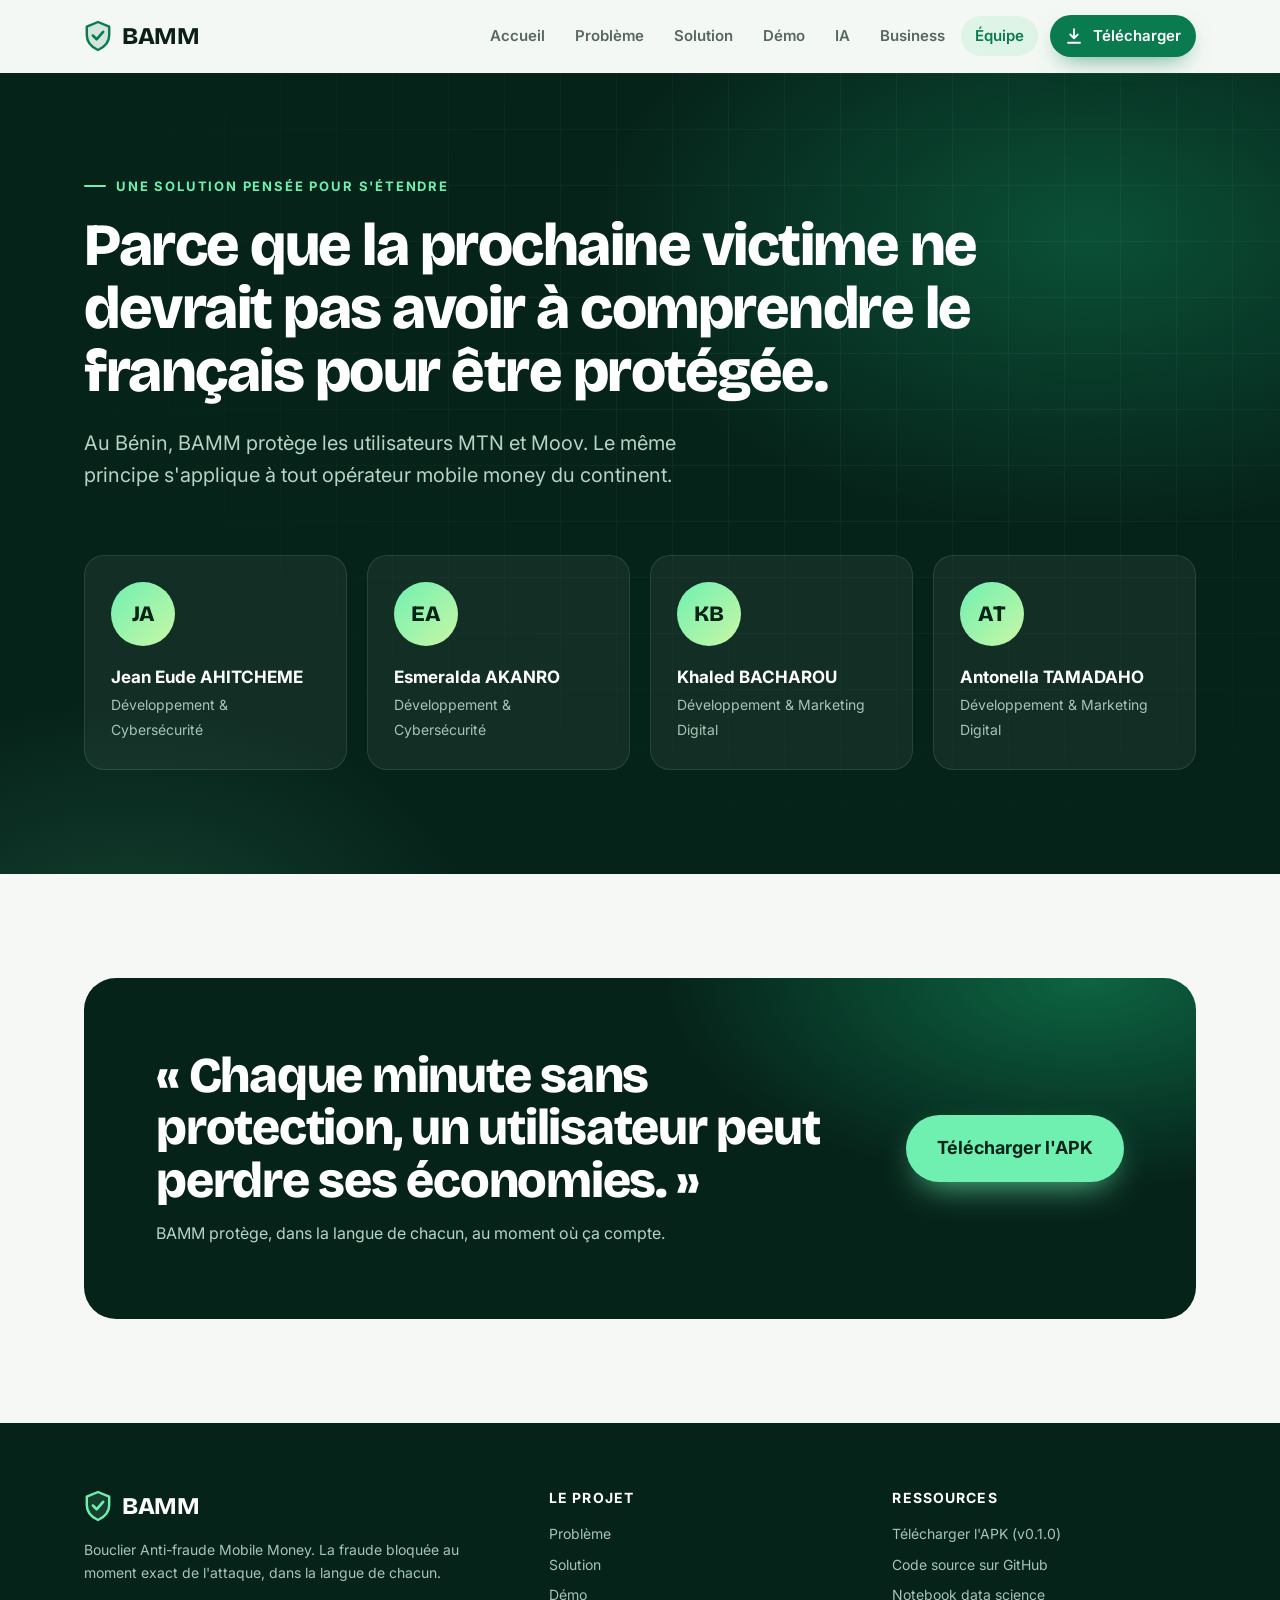
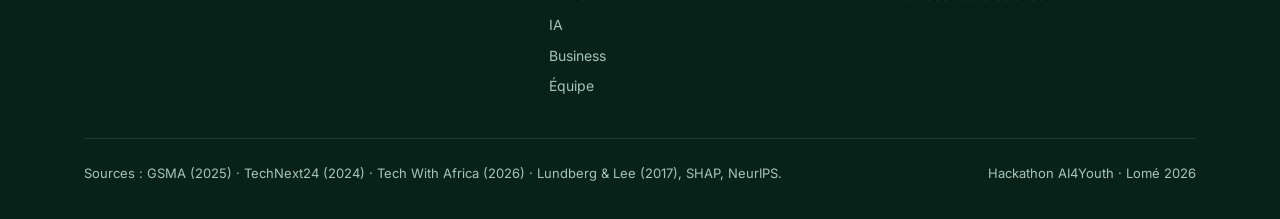
<file: equipe.html>
<!doctype html>
<html lang="fr">
<head>
<meta charset="utf-8">
<meta name="viewport" content="width=device-width,initial-scale=1">
<title>BAMM — L'équipe</title>
<meta name="description" content="L'équipe BAMM, engagée contre la fraude mobile money. Hackathon AI4Youth 2026, Lomé.">
<meta name="theme-color" content="#06231a">
<link rel="icon" href="assets/favicon.svg" type="image/svg+xml">
<link rel="preconnect" href="https://fonts.googleapis.com">
<link rel="preconnect" href="https://fonts.gstatic.com" crossorigin>
<link href="https://fonts.googleapis.com/css2?family=Bricolage+Grotesque:opsz,wght@12..96,700;12..96,800&family=Inter:wght@400;500;600;700&display=swap" rel="stylesheet">
<link rel="stylesheet" href="assets/style.css">
</head>
<body data-page="equipe">
<header data-nav></header>

<main>
<section class="hero dark">
  <div class="wrap" style="padding-top:96px;padding-bottom:104px">
    <div class="eyebrow">Une solution pensée pour s'étendre</div>
    <h1 style="font-size:clamp(34px,5vw,60px);max-width:960px">Parce que la prochaine victime ne devrait pas avoir à comprendre le français pour être protégée.</h1>
    <p class="lead" style="margin-top:24px">Au Bénin, BAMM protège les utilisateurs MTN et Moov. Le même principe s'applique à tout opérateur mobile money du continent.</p>

    <div class="team" style="margin-top:64px">
      <div class="member reveal"><div class="ava">JA</div><b>Jean Eude AHITCHEME</b><span>Développement &amp; Cybersécurité</span></div>
      <div class="member reveal"><div class="ava">EA</div><b>Esmeralda AKANRO</b><span>Développement &amp; Cybersécurité</span></div>
      <div class="member reveal"><div class="ava">KB</div><b>Khaled BACHAROU</b><span>Développement &amp; Marketing Digital</span></div>
      <div class="member reveal"><div class="ava">AT</div><b>Antonella TAMADAHO</b><span>Développement &amp; Marketing Digital</span></div>
    </div>
  </div>
</section>

<section class="section">
  <div class="wrap">
    <div class="cta-band reveal">
      <div><h2>« Chaque minute sans protection, un utilisateur peut perdre ses économies. »</h2><p>BAMM protège, dans la langue de chacun, au moment où ça compte.</p></div>
      <a class="btn btn-glow btn-lg" href="telecharger.html">Télécharger l'APK</a>
    </div>
  </div>
</section>
</main>

<footer data-footer></footer>
<script src="assets/site.js"></script>
</body>
</html>
</file>
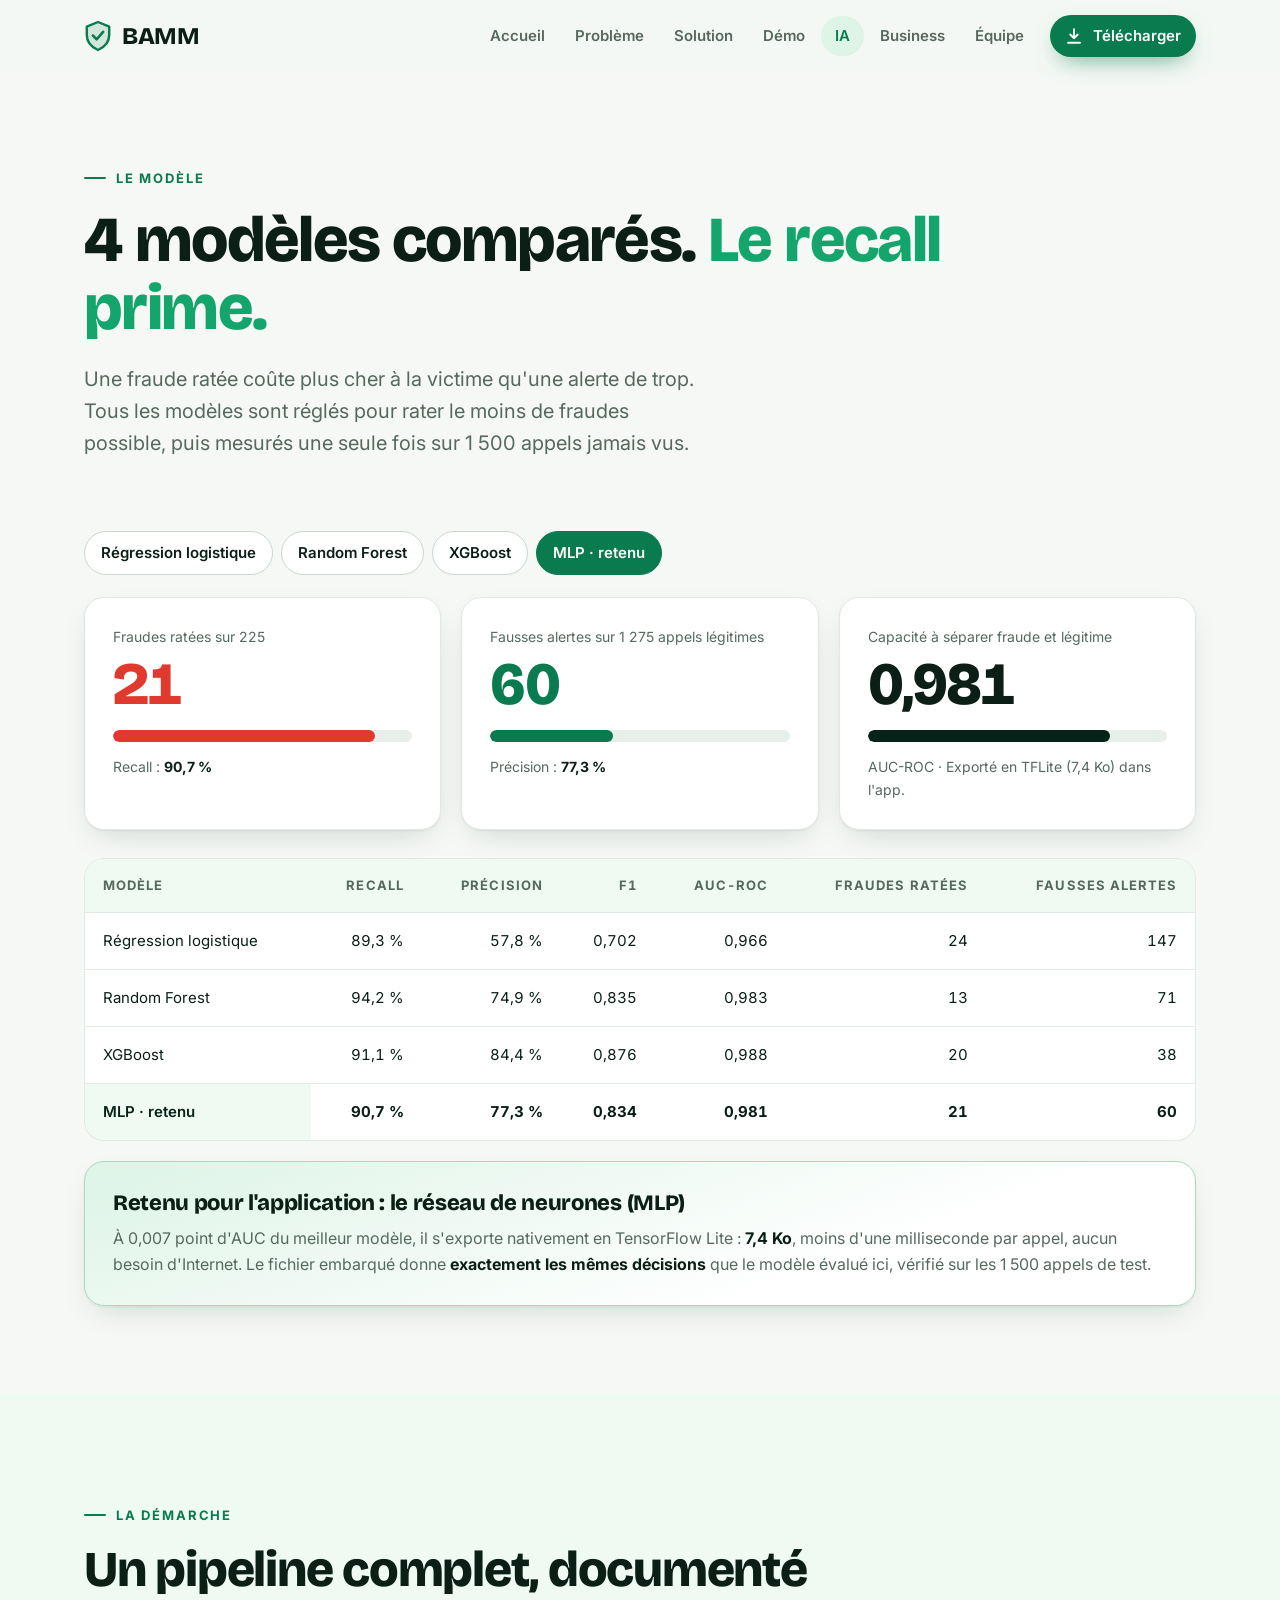
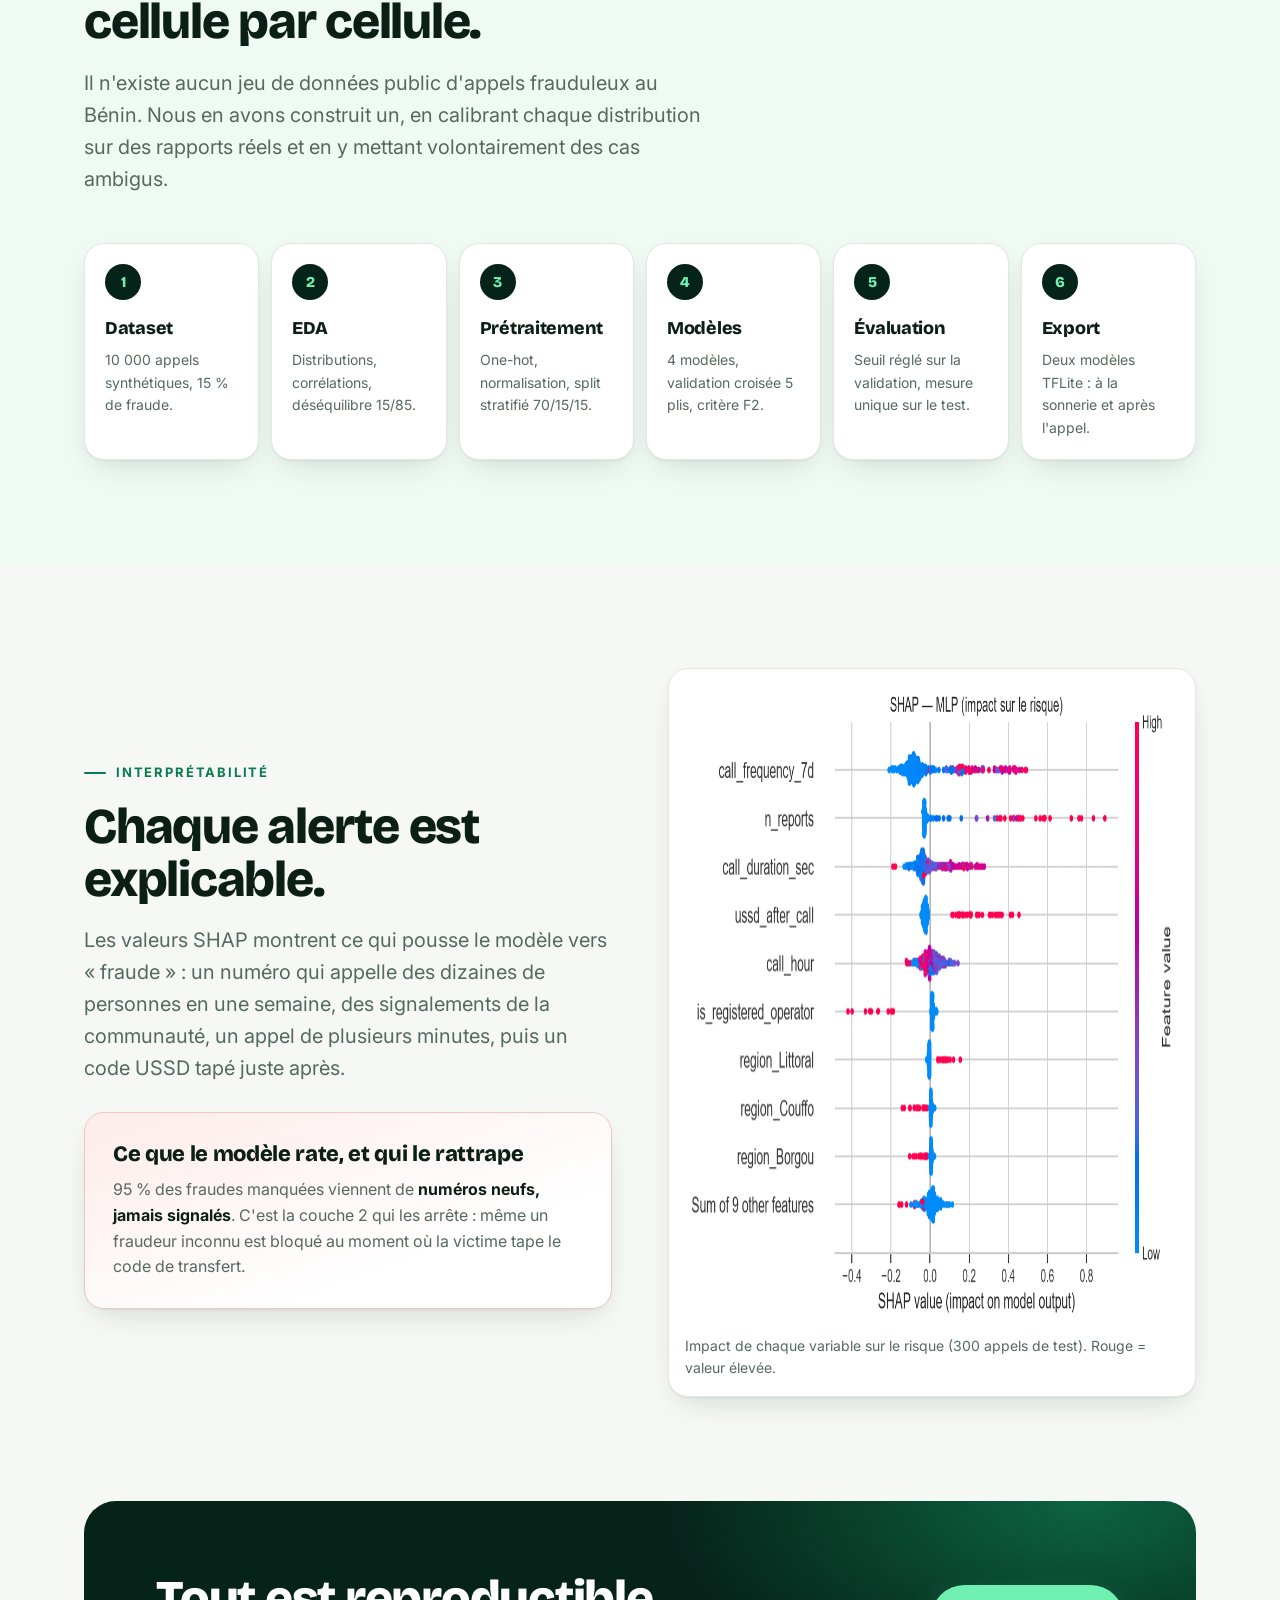
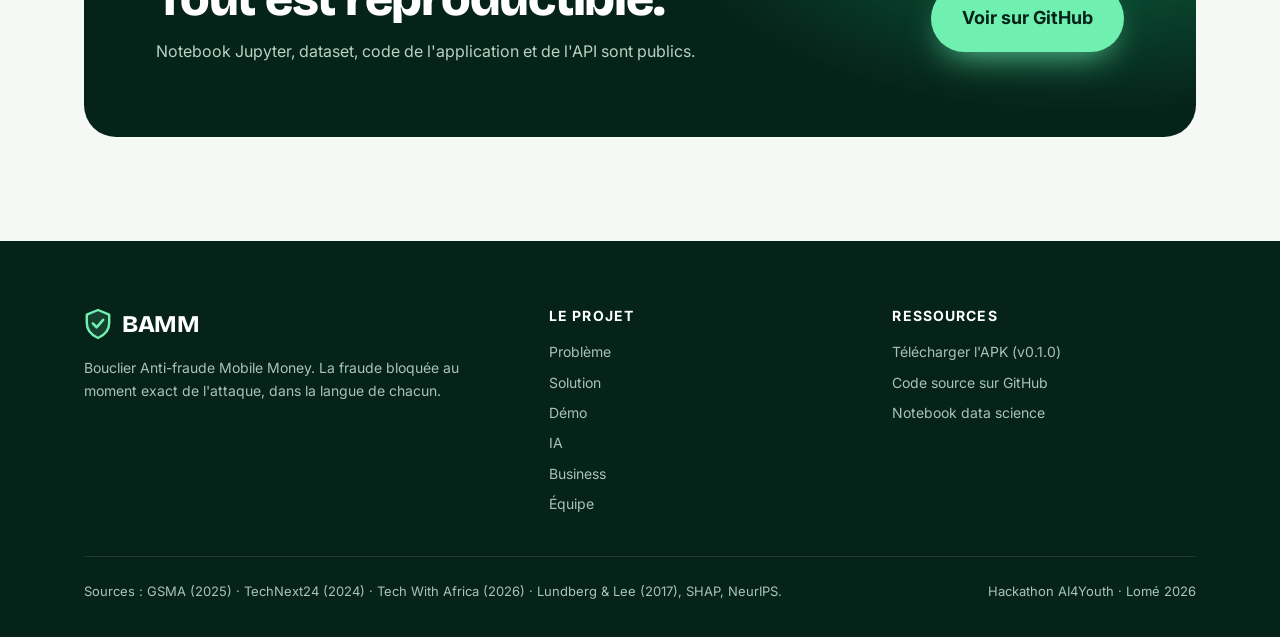
<file: ia.html>
<!doctype html>
<html lang="fr">
<head>
<meta charset="utf-8">
<meta name="viewport" content="width=device-width,initial-scale=1">
<title>BAMM — Le modèle IA</title>
<meta name="description" content="4 modèles comparés pour détecter les appels frauduleux : régression logistique, Random Forest, XGBoost et MLP. Résultats sur 1 500 appels de test, interprétabilité SHAP, export TensorFlow Lite.">
<meta name="theme-color" content="#06231a">
<link rel="icon" href="assets/favicon.svg" type="image/svg+xml">
<link rel="preconnect" href="https://fonts.googleapis.com">
<link rel="preconnect" href="https://fonts.gstatic.com" crossorigin>
<link href="https://fonts.googleapis.com/css2?family=Bricolage+Grotesque:opsz,wght@12..96,700;12..96,800&family=Inter:wght@400;500;600;700&display=swap" rel="stylesheet">
<link rel="stylesheet" href="assets/style.css">
<style>
.pipeline { display: grid; grid-template-columns: repeat(6, 1fr); gap: 12px; }
@media (max-width: 960px) { .pipeline { grid-template-columns: repeat(3, 1fr); } }
@media (max-width: 520px) { .pipeline { grid-template-columns: 1fr 1fr; } }
.pipeline .card { padding: 20px; }
.pipeline .card p { font-size: 14px; }
.pipeline h3 { font-size: 18px; }
.chosen td { font-weight: 700; }
.shap { background: #fff; border-radius: var(--radius); border: 1px solid var(--line); padding: 16px; box-shadow: var(--shadow); }
</style>
</head>
<body data-page="ia">
<header data-nav></header>

<main>
<section class="page-hero">
  <div class="wrap">
    <div class="eyebrow">Le modèle</div>
    <h1>4 modèles comparés. <span class="hl">Le recall prime.</span></h1>
    <p class="lead">Une fraude ratée coûte plus cher à la victime qu'une alerte de trop. Tous les modèles sont réglés pour rater le moins de fraudes possible, puis mesurés une seule fois sur 1 500 appels jamais vus.</p>
  </div>
</section>

<!-- ============================================== SELECTEUR -->
<section style="padding-bottom:88px">
  <div class="wrap">
    <div class="pills" role="group" aria-label="Modèle" id="models" style="margin-bottom:22px"></div>
    <div class="grid" style="grid-template-columns:repeat(auto-fit,minmax(min(100%,300px),1fr))">
      <div class="card reveal">
        <div class="muted small">Fraudes ratées sur 225</div>
        <div class="big-n" id="m-missed" style="color:var(--red)"></div>
        <div class="meter"><i id="m-missed-bar" style="background:var(--red)"></i></div>
        <div class="muted small" style="margin-top:14px">Recall : <b style="color:var(--text)" id="m-recall"></b></div>
      </div>
      <div class="card reveal">
        <div class="muted small">Fausses alertes sur 1 275 appels légitimes</div>
        <div class="big-n" id="m-fa" style="color:var(--green)"></div>
        <div class="meter"><i id="m-fa-bar" style="background:var(--green)"></i></div>
        <div class="muted small" style="margin-top:14px">Précision : <b style="color:var(--text)" id="m-prec"></b></div>
      </div>
      <div class="card reveal">
        <div class="muted small">Capacité à séparer fraude et légitime</div>
        <div class="big-n" id="m-auc"></div>
        <div class="meter"><i id="m-auc-bar" style="background:var(--ink)"></i></div>
        <div class="muted small" style="margin-top:14px" id="m-note"></div>
      </div>
    </div>

    <div class="table-scroll reveal" style="margin-top:28px">
      <table class="compare">
        <thead><tr><th>Modèle</th><th class="num-cell">Recall</th><th class="num-cell">Précision</th><th class="num-cell">F1</th><th class="num-cell">AUC-ROC</th><th class="num-cell">Fraudes ratées</th><th class="num-cell">Fausses alertes</th></tr></thead>
        <tbody id="table"></tbody>
      </table>
    </div>

    <div class="card card-accent reveal" style="margin-top:20px">
      <h3>Retenu pour l'application : le réseau de neurones (MLP)</h3>
      <p>À 0,007 point d'AUC du meilleur modèle, il s'exporte nativement en TensorFlow Lite : <b style="color:var(--text)">7,4 Ko</b>, moins d'une milliseconde par appel, aucun besoin d'Internet. Le fichier embarqué donne <b style="color:var(--text)">exactement les mêmes décisions</b> que le modèle évalué ici, vérifié sur les 1 500 appels de test.</p>
    </div>
  </div>
</section>

<!-- ============================================== PIPELINE -->
<section class="section tint">
  <div class="wrap">
    <div class="section-head reveal">
      <div class="eyebrow">La démarche</div>
      <h2>Un pipeline complet, documenté cellule par cellule.</h2>
      <p class="lead">Il n'existe aucun jeu de données public d'appels frauduleux au Bénin. Nous en avons construit un, en calibrant chaque distribution sur des rapports réels et en y mettant volontairement des cas ambigus.</p>
    </div>
    <div class="pipeline">
      <div class="card reveal"><div class="num">1</div><h3>Dataset</h3><p>10 000 appels synthétiques, 15 % de fraude.</p></div>
      <div class="card reveal"><div class="num">2</div><h3>EDA</h3><p>Distributions, corrélations, déséquilibre 15/85.</p></div>
      <div class="card reveal"><div class="num">3</div><h3>Prétraitement</h3><p>One-hot, normalisation, split stratifié 70/15/15.</p></div>
      <div class="card reveal"><div class="num">4</div><h3>Modèles</h3><p>4 modèles, validation croisée 5 plis, critère F2.</p></div>
      <div class="card reveal"><div class="num">5</div><h3>Évaluation</h3><p>Seuil réglé sur la validation, mesure unique sur le test.</p></div>
      <div class="card reveal"><div class="num">6</div><h3>Export</h3><p>Deux modèles TFLite : à la sonnerie et après l'appel.</p></div>
    </div>
  </div>
</section>

<!-- ============================================== SHAP -->
<section class="section">
  <div class="wrap grid-2">
    <div class="reveal">
      <div class="eyebrow">Interprétabilité</div>
      <h2>Chaque alerte est explicable.</h2>
      <p class="lead" style="margin-top:18px">Les valeurs SHAP montrent ce qui pousse le modèle vers « fraude » : un numéro qui appelle des dizaines de personnes en une semaine, des signalements de la communauté, un appel de plusieurs minutes, puis un code USSD tapé juste après.</p>
      <div class="card card-danger" style="margin-top:28px">
        <h3>Ce que le modèle rate, et qui le rattrape</h3>
        <p>95 % des fraudes manquées viennent de <b style="color:var(--text)">numéros neufs, jamais signalés</b>. C'est la couche 2 qui les arrête : même un fraudeur inconnu est bloqué au moment où la victime tape le code de transfert.</p>
      </div>
    </div>
    <figure class="shap reveal" style="margin:0">
      <img src="assets/img/11_shap_beeswarm.png" alt="Graphique SHAP : les variables les plus influentes sont la fréquence d'appels sur 7 jours, le nombre de signalements, la durée de l'appel et le code USSD composé après l'appel." loading="lazy" width="900" height="640">
      <figcaption class="muted small" style="margin-top:10px">Impact de chaque variable sur le risque (300 appels de test). Rouge = valeur élevée.</figcaption>
    </figure>
  </div>
</section>

<section class="section-sm" style="padding-top:0;padding-bottom:104px">
  <div class="wrap">
    <div class="cta-band reveal">
      <div><h2>Tout est reproductible.</h2><p>Notebook Jupyter, dataset, code de l'application et de l'API sont publics.</p></div>
      <a class="btn btn-glow btn-lg" href="https://github.com/BAMM-Project/BAMM" target="_blank" rel="noopener">Voir sur GitHub</a>
    </div>
  </div>
</section>
</main>

<footer data-footer></footer>
<script src="assets/site.js"></script>
<script>
(function () {
  // Résultats du notebook (data_science/models/comparison_test.csv) — jeu de test : 225 fraudes, 1 275 légitimes
  const M = [
    { id: 'lr', label: 'Régression logistique', recall: 0.893, prec: 0.578, f1: 0.702, auc: 0.966, fn: 24, fp: 147, note: 'Référence linéaire, interprétable.' },
    { id: 'rf', label: 'Random Forest', recall: 0.942, prec: 0.749, f1: 0.835, auc: 0.983, fn: 13, fp: 71, note: 'Meilleur recall, mais plus de fausses alertes.' },
    { id: 'xg', label: 'XGBoost', recall: 0.911, prec: 0.844, f1: 0.876, auc: 0.988, fn: 20, fp: 38, note: 'Meilleur compromis global.' },
    { id: 'mlp', label: 'MLP · retenu', recall: 0.907, prec: 0.773, f1: 0.834, auc: 0.981, fn: 21, fp: 60, note: 'Exporté en TFLite (7,4 Ko) dans l\'app.' },
  ];
  const pct = (x) => (x * 100).toFixed(1).replace('.', ',') + ' %';
  const dec = (x) => x.toFixed(3).replace('.', ',');
  const maxFn = Math.max(...M.map((m) => m.fn)), maxFp = Math.max(...M.map((m) => m.fp));
  let sel = 'mlp';
  const box = document.getElementById('models');
  M.forEach((m) => {
    const b = document.createElement('button');
    b.className = 'pill'; b.dataset.id = m.id; b.textContent = m.label;
    b.addEventListener('click', () => { sel = m.id; render(); });
    box.appendChild(b);
  });
  document.getElementById('table').innerHTML = M.map((m) => `<tr class="${m.id === 'mlp' ? 'chosen' : ''}">
    <td${m.id === 'mlp' ? ' class="us"' : ''}>${m.label}</td><td class="num-cell">${pct(m.recall)}</td><td class="num-cell">${pct(m.prec)}</td>
    <td class="num-cell">${dec(m.f1)}</td><td class="num-cell">${dec(m.auc)}</td><td class="num-cell">${m.fn}</td><td class="num-cell">${m.fp}</td></tr>`).join('');
  function render() {
    const m = M.find((x) => x.id === sel);
    box.querySelectorAll('button').forEach((b) => b.setAttribute('aria-pressed', b.dataset.id === sel));
    document.getElementById('m-missed').textContent = m.fn;
    document.getElementById('m-missed-bar').style.width = (m.fn / maxFn * 100) + '%';
    document.getElementById('m-recall').textContent = pct(m.recall);
    document.getElementById('m-fa').textContent = m.fp;
    document.getElementById('m-fa-bar').style.width = (m.fp / maxFp * 100) + '%';
    document.getElementById('m-prec').textContent = pct(m.prec);
    document.getElementById('m-auc').textContent = dec(m.auc);
    document.getElementById('m-auc-bar').style.width = ((m.auc - 0.9) / 0.1 * 100) + '%';
    document.getElementById('m-note').textContent = 'AUC-ROC · ' + m.note;
  }
  render();
})();
</script>
</body>
</html>
</file>
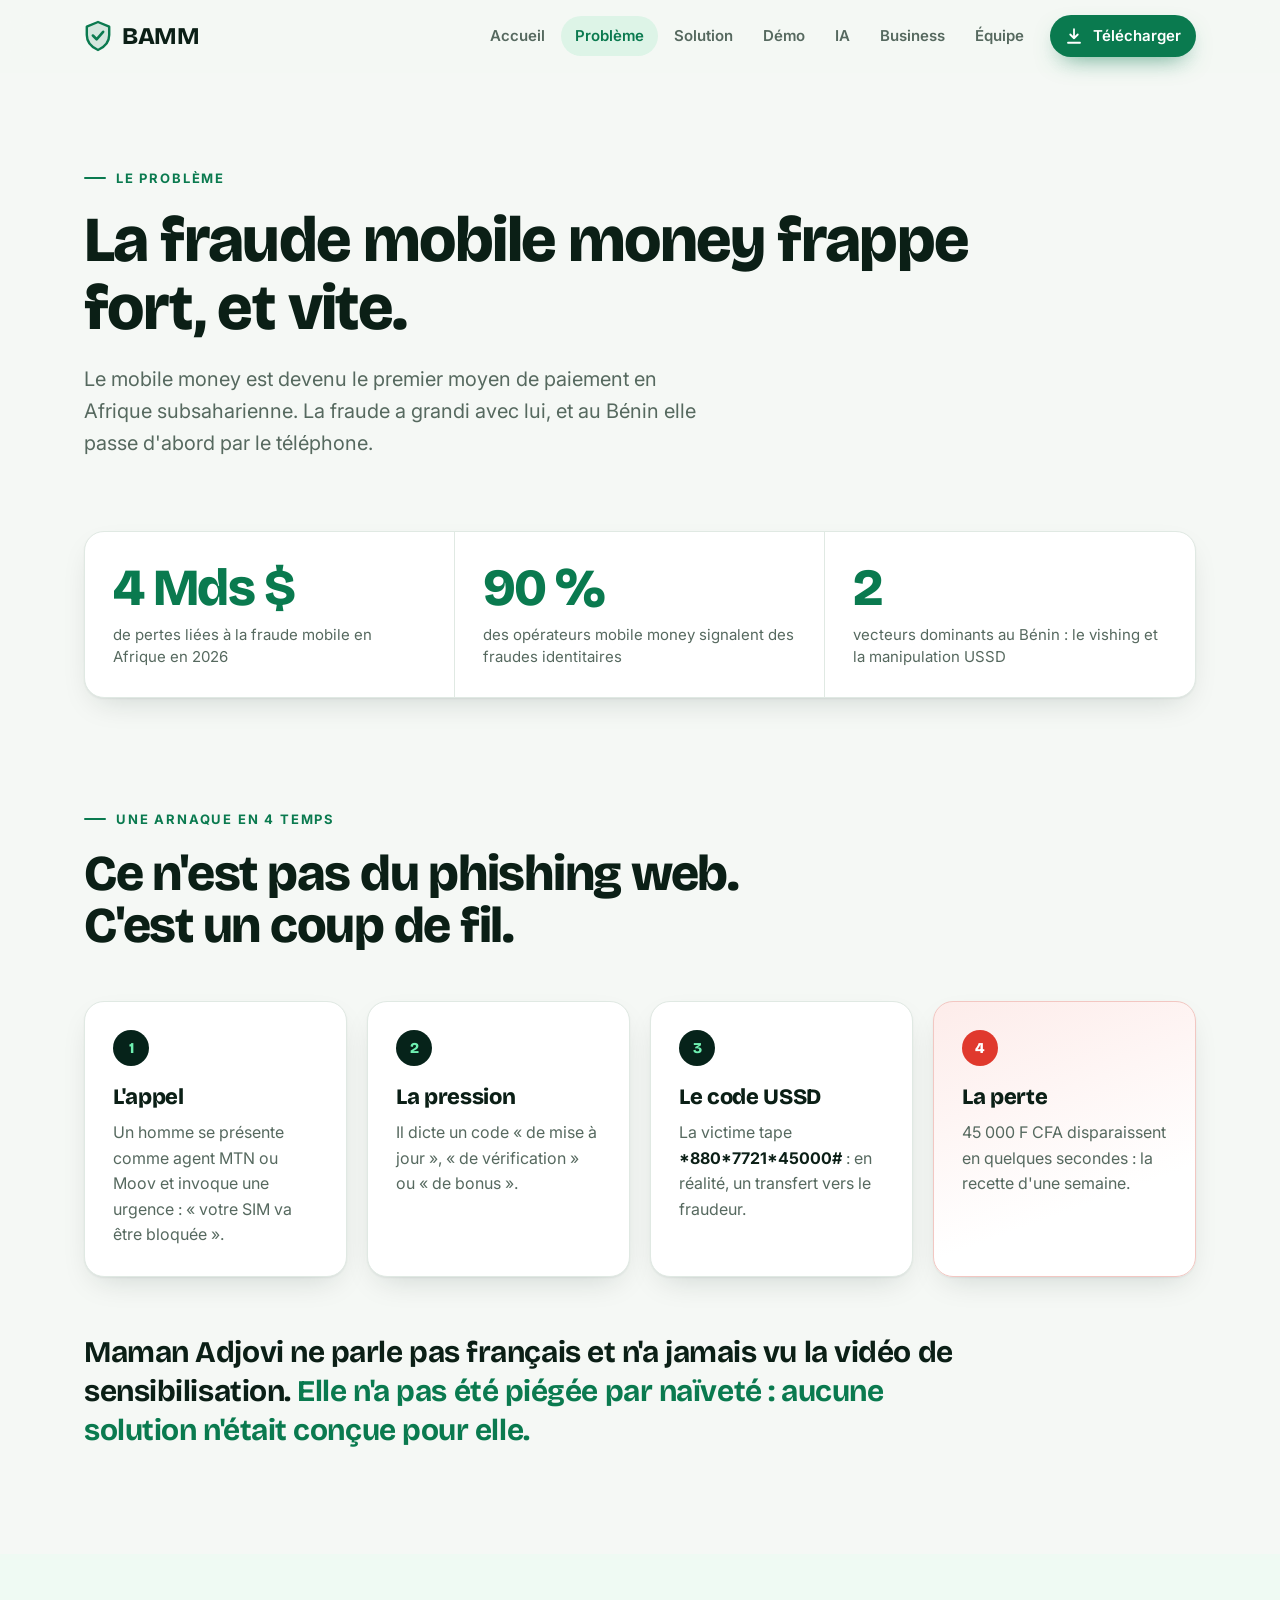
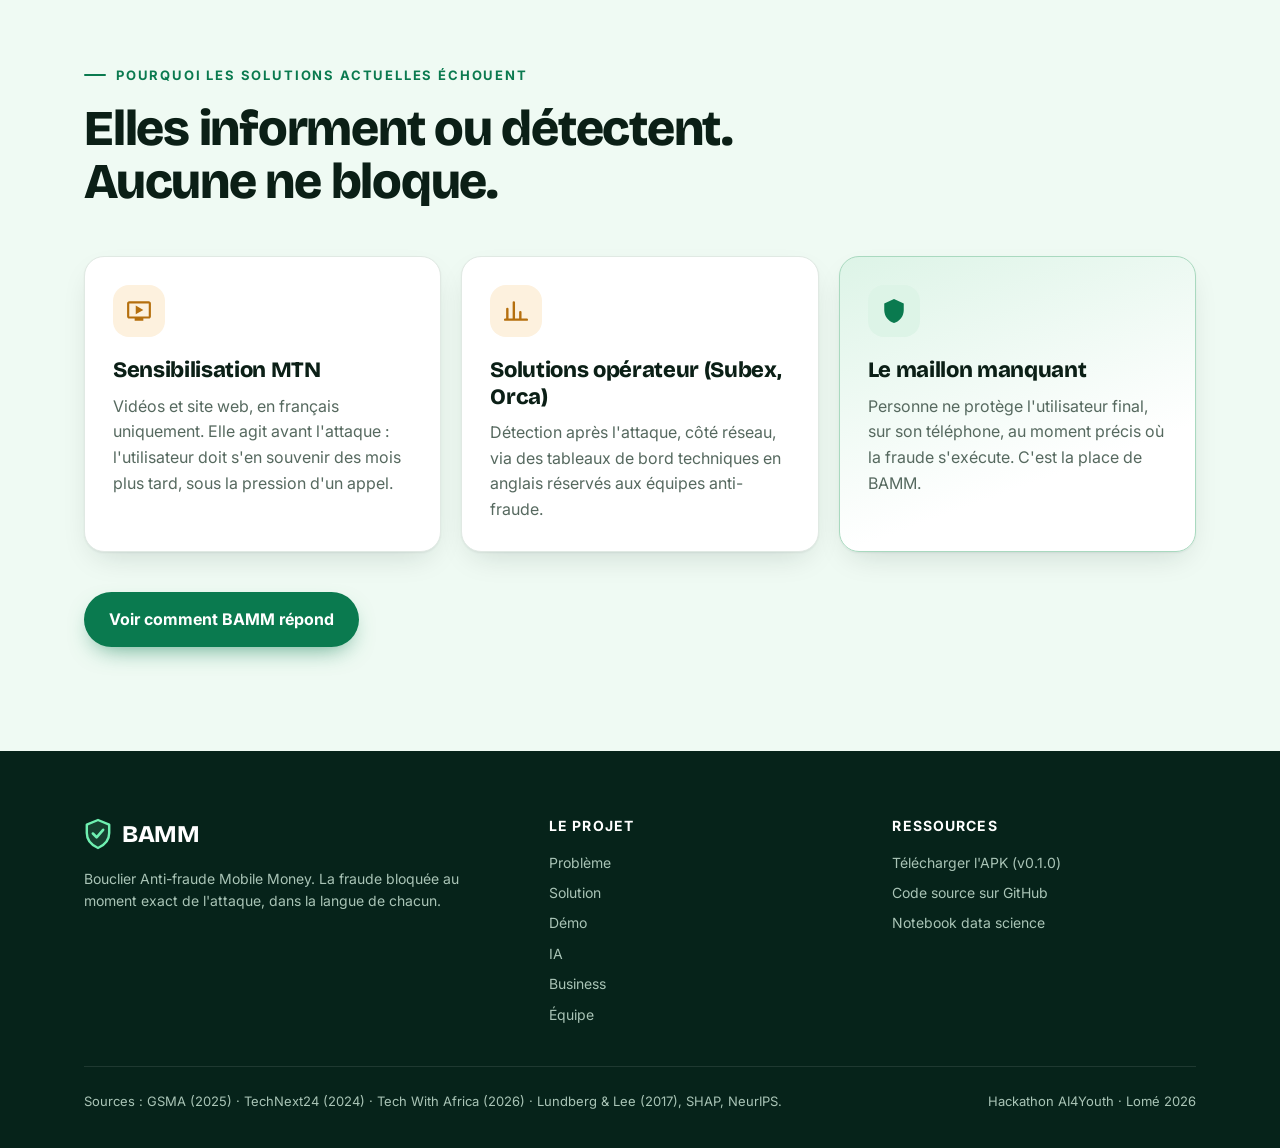
<file: probleme.html>
<!doctype html>
<html lang="fr">
<head>
<meta charset="utf-8">
<meta name="viewport" content="width=device-width,initial-scale=1">
<title>BAMM — Le problème</title>
<meta name="description" content="Au Bénin, la fraude mobile money passe par le vishing et la manipulation de codes USSD. Pourquoi les solutions actuelles ne protègent pas l'utilisateur au moment de l'attaque.">
<meta name="theme-color" content="#06231a">
<link rel="icon" href="assets/favicon.svg" type="image/svg+xml">
<link rel="preconnect" href="https://fonts.googleapis.com">
<link rel="preconnect" href="https://fonts.gstatic.com" crossorigin>
<link href="https://fonts.googleapis.com/css2?family=Bricolage+Grotesque:opsz,wght@12..96,700;12..96,800&family=Inter:wght@400;500;600;700&display=swap" rel="stylesheet">
<link rel="stylesheet" href="assets/style.css">
</head>
<body data-page="probleme">
<header data-nav></header>

<main>
<section class="page-hero">
  <div class="wrap">
    <div class="eyebrow">Le problème</div>
    <h1>La fraude mobile money frappe fort, et vite.</h1>
    <p class="lead">Le mobile money est devenu le premier moyen de paiement en Afrique subsaharienne. La fraude a grandi avec lui, et au Bénin elle passe d'abord par le téléphone.</p>
  </div>
</section>

<div class="wrap">
  <div class="stats reveal" style="grid-template-columns:repeat(3,1fr)">
    <div><div class="stat-n">4 Mds $</div><div class="stat-l">de pertes liées à la fraude mobile en Afrique en 2026</div></div>
    <div><div class="stat-n">90 %</div><div class="stat-l">des opérateurs mobile money signalent des fraudes identitaires</div></div>
    <div><div class="stat-n">2</div><div class="stat-l">vecteurs dominants au Bénin : le vishing et la manipulation USSD</div></div>
  </div>
</div>

<section class="section">
  <div class="wrap">
    <div class="section-head reveal">
      <div class="eyebrow">Une arnaque en 4 temps</div>
      <h2>Ce n'est pas du phishing web. C'est un coup de fil.</h2>
    </div>
    <div class="timeline">
      <div class="card reveal"><div class="num">1</div><h3>L'appel</h3><p>Un homme se présente comme agent MTN ou Moov et invoque une urgence : « votre SIM va être bloquée ».</p></div>
      <div class="card reveal"><div class="num">2</div><h3>La pression</h3><p>Il dicte un code « de mise à jour », « de vérification » ou « de bonus ».</p></div>
      <div class="card reveal"><div class="num">3</div><h3>Le code USSD</h3><p>La victime tape <b style="color:var(--text)">*880*7721*45000#</b> : en réalité, un transfert vers le fraudeur.</p></div>
      <div class="card card-danger reveal"><div class="num" style="background:var(--red);color:#fff">4</div><h3>La perte</h3><p>45 000 F CFA disparaissent en quelques secondes : la recette d'une semaine.</p></div>
    </div>
    <p class="quote reveal" style="margin-top:56px">Maman Adjovi ne parle pas français et n'a jamais vu la vidéo de sensibilisation. <b>Elle n'a pas été piégée par naïveté : aucune solution n'était conçue pour elle.</b></p>
  </div>
</section>

<section class="section tint">
  <div class="wrap">
    <div class="section-head reveal">
      <div class="eyebrow">Pourquoi les solutions actuelles échouent</div>
      <h2>Elles informent ou détectent. Aucune ne bloque.</h2>
    </div>
    <div class="grid">
      <div class="card reveal">
        <div class="icon amber"><svg viewBox="0 0 24 24" fill="currentColor"><path d="M21 3H3c-1.1 0-2 .9-2 2v12c0 1.1.9 2 2 2h5v2h8v-2h5c1.1 0 1.99-.9 1.99-2L23 5c0-1.1-.9-2-2-2zm0 14H3V5h18v12zm-5-6-7 4V7z"/></svg></div>
        <h3>Sensibilisation MTN</h3>
        <p>Vidéos et site web, en français uniquement. Elle agit avant l'attaque : l'utilisateur doit s'en souvenir des mois plus tard, sous la pression d'un appel.</p>
      </div>
      <div class="card reveal">
        <div class="icon amber"><svg viewBox="0 0 24 24" fill="none" stroke="currentColor" stroke-width="2.2" stroke-linecap="round"><path d="M4 20V10M10 20V4M16 20v-7M22 20H2"/></svg></div>
        <h3>Solutions opérateur (Subex, Orca)</h3>
        <p>Détection après l'attaque, côté réseau, via des tableaux de bord techniques en anglais réservés aux équipes anti-fraude.</p>
      </div>
      <div class="card card-accent reveal">
        <div class="icon"><svg viewBox="0 0 24 24" fill="currentColor"><path d="M12 1 3 5v6c0 5.55 3.84 10.74 9 12 5.16-1.26 9-6.45 9-12V5l-9-4z"/></svg></div>
        <h3>Le maillon manquant</h3>
        <p>Personne ne protège l'utilisateur final, sur son téléphone, au moment précis où la fraude s'exécute. C'est la place de BAMM.</p>
      </div>
    </div>
    <div class="actions" style="margin-top:40px"><a class="btn btn-primary" href="solution.html">Voir comment BAMM répond</a></div>
  </div>
</section>
</main>

<footer data-footer></footer>
<script src="assets/site.js"></script>
</body>
</html>
</file>
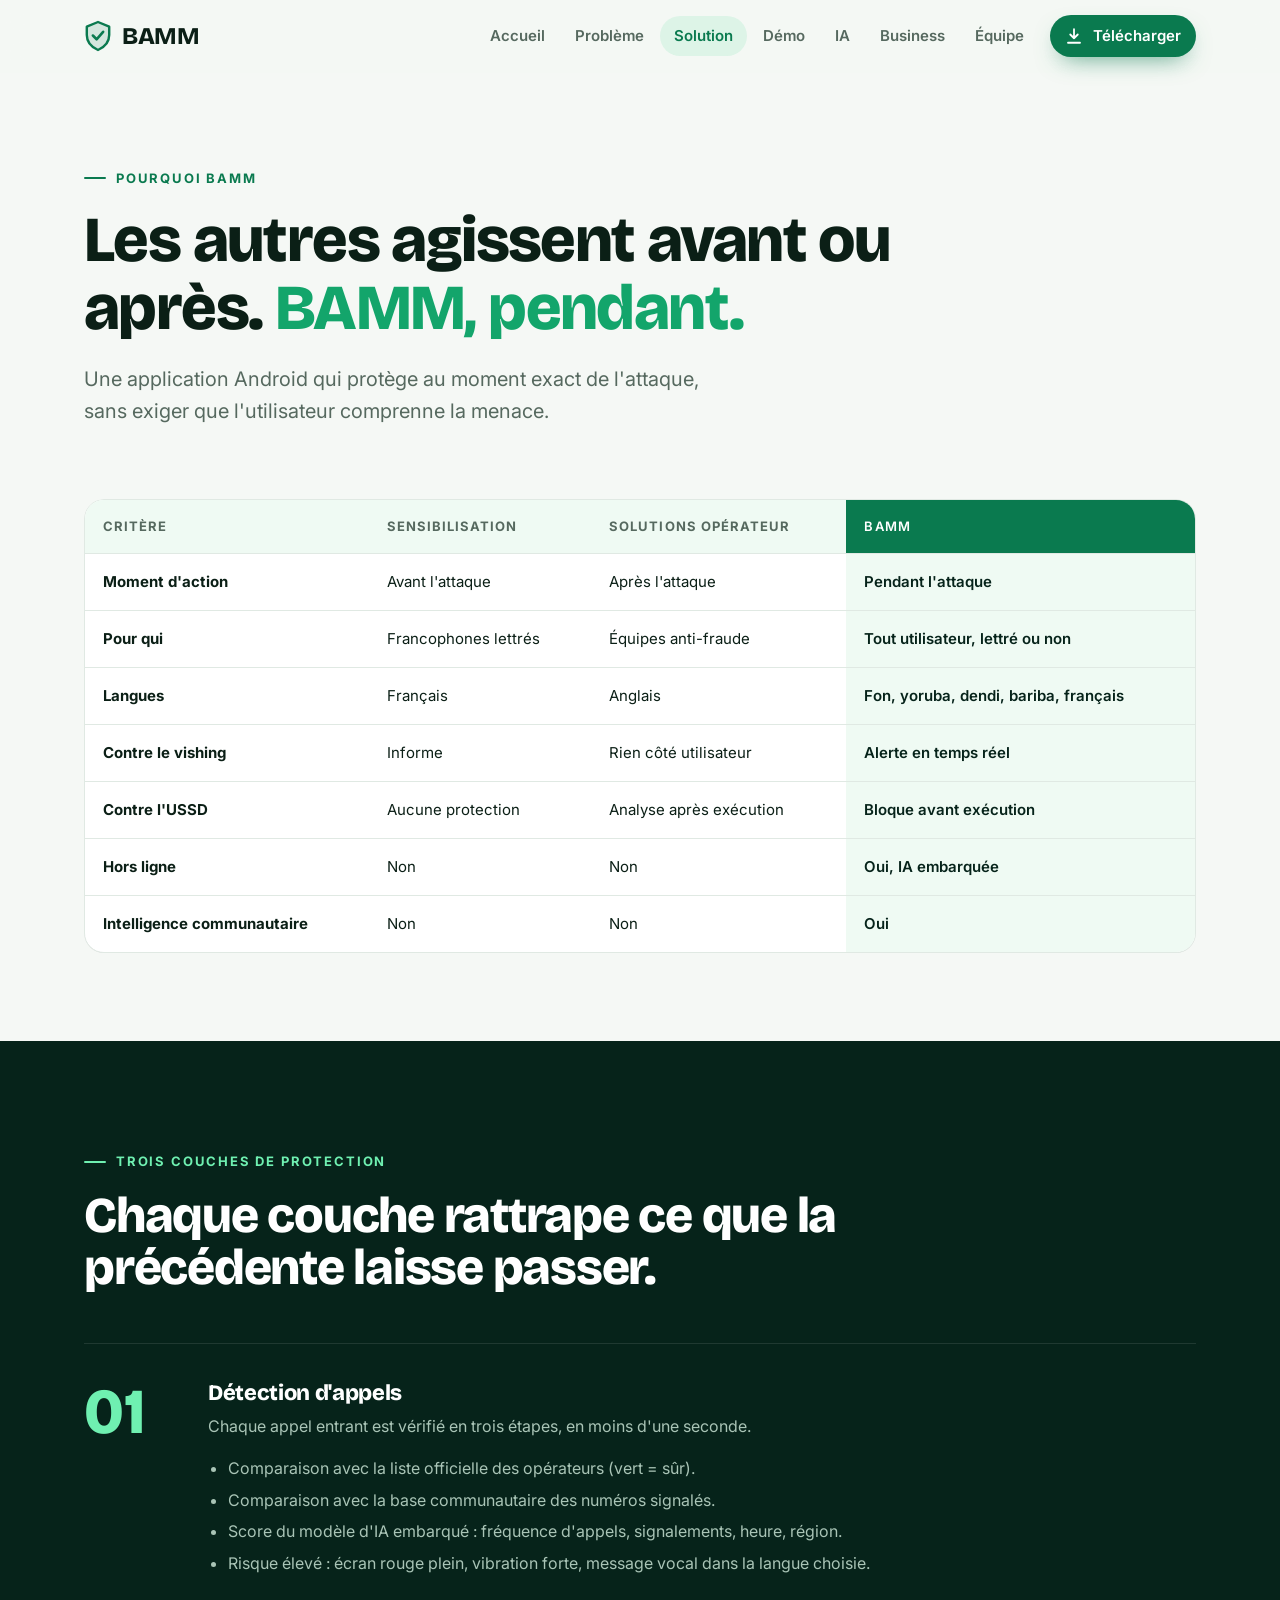
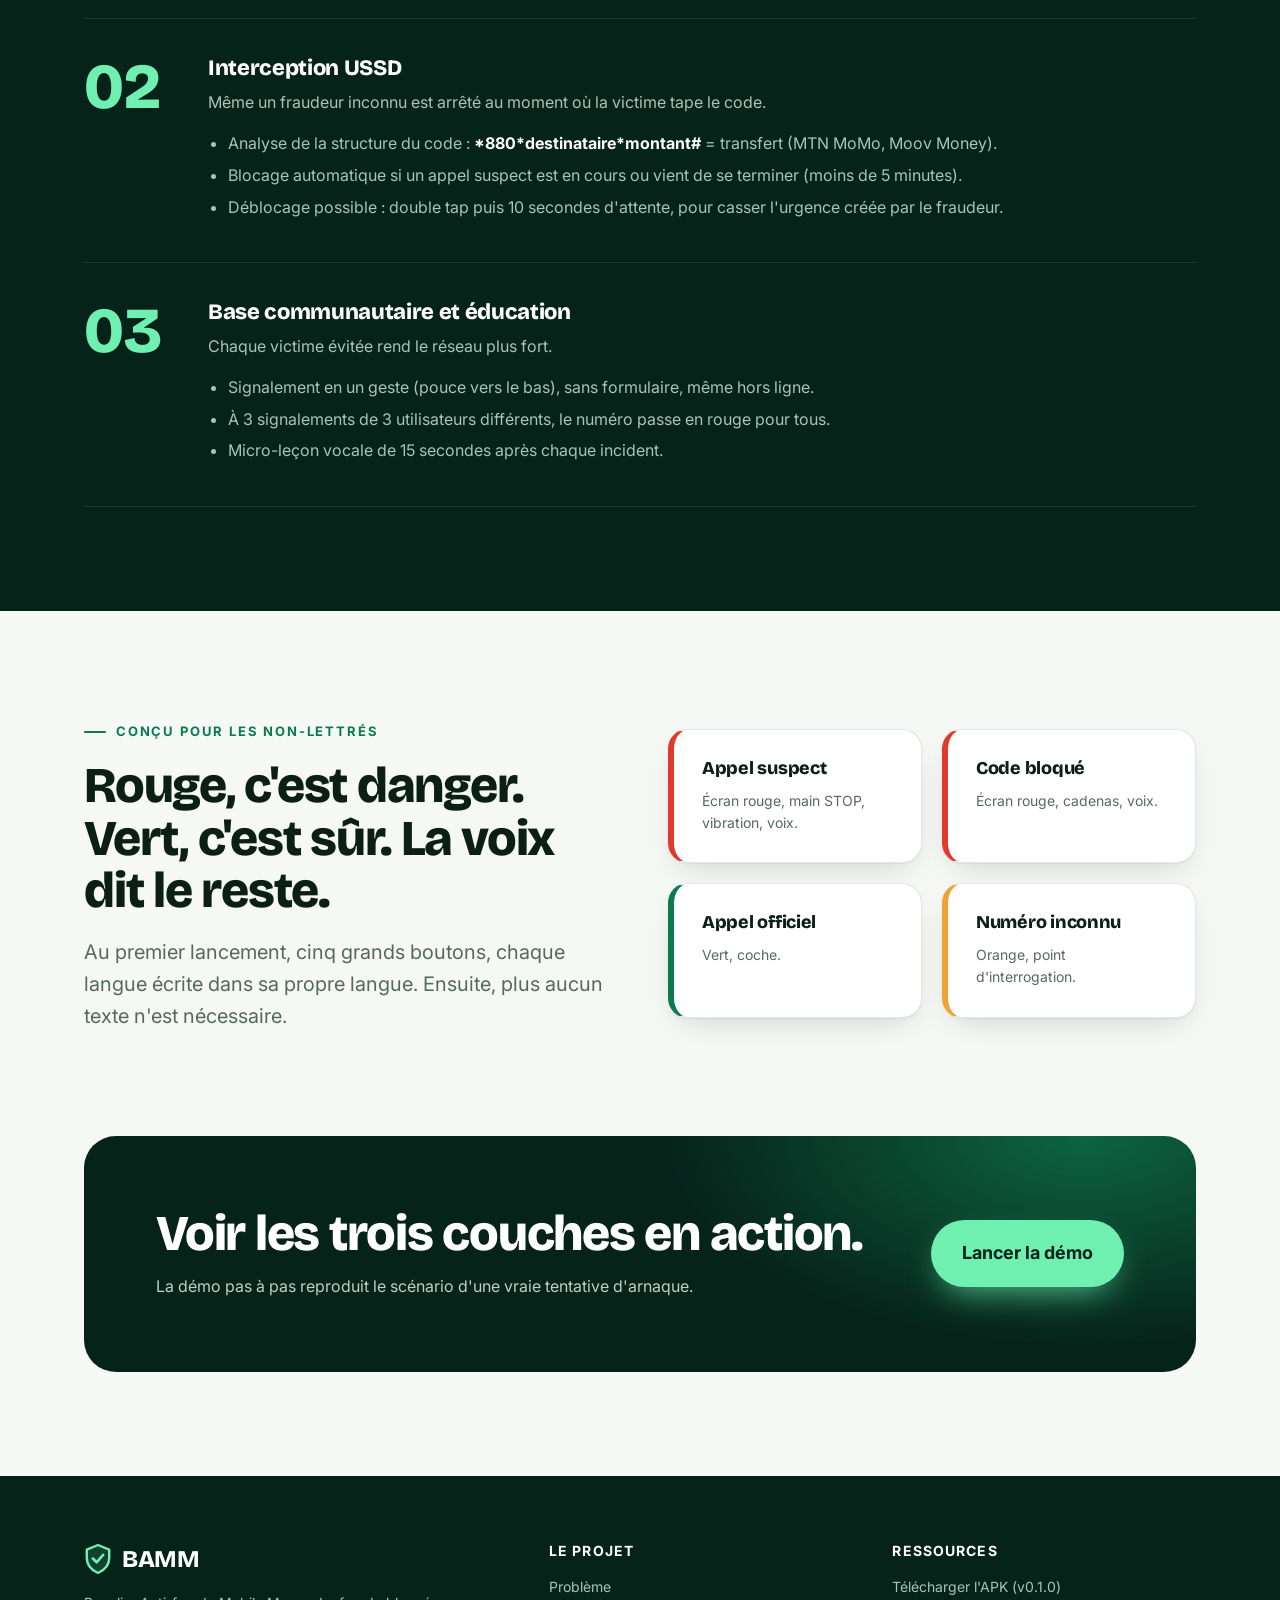
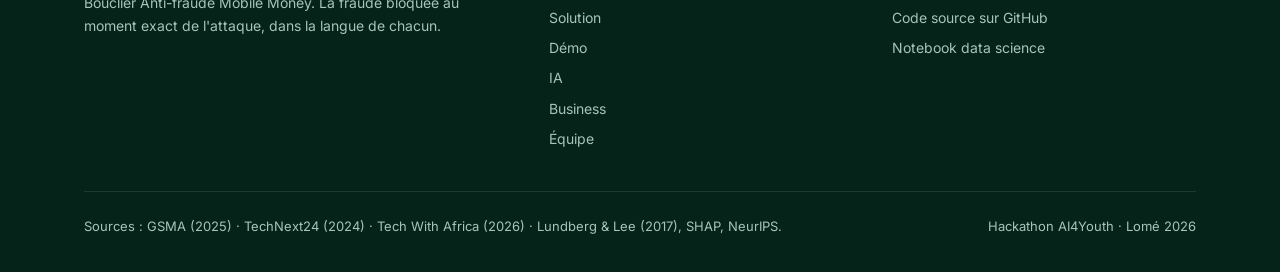
<file: solution.html>
<!doctype html>
<html lang="fr">
<head>
<meta charset="utf-8">
<meta name="viewport" content="width=device-width,initial-scale=1">
<title>BAMM — La solution</title>
<meta name="description" content="Trois couches de protection : détection des appels d'arnaqueurs, interception des codes USSD de transfert, base communautaire. Alertes vocales en langues locales, hors ligne.">
<meta name="theme-color" content="#06231a">
<link rel="icon" href="assets/favicon.svg" type="image/svg+xml">
<link rel="preconnect" href="https://fonts.googleapis.com">
<link rel="preconnect" href="https://fonts.gstatic.com" crossorigin>
<link href="https://fonts.googleapis.com/css2?family=Bricolage+Grotesque:opsz,wght@12..96,700;12..96,800&family=Inter:wght@400;500;600;700&display=swap" rel="stylesheet">
<link rel="stylesheet" href="assets/style.css">
<style>
.layer { display: grid; grid-template-columns: 96px 1fr; gap: 28px; padding: 36px 0; border-top: 1px solid rgba(255, 255, 255, .1); }
.layer:last-child { border-bottom: 1px solid rgba(255, 255, 255, .1); }
.layer .ln { font-family: var(--display); font-weight: 800; font-size: 64px; line-height: 1; color: var(--glow); }
.layer ul { margin: 16px 0 0; padding-left: 20px; color: #a9c4b6; }
.layer li { margin: 6px 0; }
@media (max-width: 640px) { .layer { grid-template-columns: 1fr; gap: 8px; } }
</style>
</head>
<body data-page="solution">
<header data-nav></header>

<main>
<section class="page-hero">
  <div class="wrap">
    <div class="eyebrow">Pourquoi BAMM</div>
    <h1>Les autres agissent avant ou après. <span class="hl">BAMM, pendant.</span></h1>
    <p class="lead">Une application Android qui protège au moment exact de l'attaque, sans exiger que l'utilisateur comprenne la menace.</p>
  </div>
</section>

<section style="padding-bottom:88px">
  <div class="wrap">
    <div class="table-scroll reveal">
      <table class="compare">
        <thead><tr><th>Critère</th><th>Sensibilisation</th><th>Solutions opérateur</th><th class="us">BAMM</th></tr></thead>
        <tbody>
          <tr><td><b>Moment d'action</b></td><td>Avant l'attaque</td><td>Après l'attaque</td><td class="us">Pendant l'attaque</td></tr>
          <tr><td><b>Pour qui</b></td><td>Francophones lettrés</td><td>Équipes anti-fraude</td><td class="us">Tout utilisateur, lettré ou non</td></tr>
          <tr><td><b>Langues</b></td><td>Français</td><td>Anglais</td><td class="us">Fon, yoruba, dendi, bariba, français</td></tr>
          <tr><td><b>Contre le vishing</b></td><td>Informe</td><td>Rien côté utilisateur</td><td class="us">Alerte en temps réel</td></tr>
          <tr><td><b>Contre l'USSD</b></td><td>Aucune protection</td><td>Analyse après exécution</td><td class="us">Bloque avant exécution</td></tr>
          <tr><td><b>Hors ligne</b></td><td>Non</td><td>Non</td><td class="us">Oui, IA embarquée</td></tr>
          <tr><td><b>Intelligence communautaire</b></td><td>Non</td><td>Non</td><td class="us">Oui</td></tr>
        </tbody>
      </table>
    </div>
  </div>
</section>

<section class="section dark">
  <div class="wrap">
    <div class="section-head reveal">
      <div class="eyebrow">Trois couches de protection</div>
      <h2>Chaque couche rattrape ce que la précédente laisse passer.</h2>
    </div>
    <div class="layer reveal">
      <div class="ln">01</div>
      <div>
        <h3>Détection d'appels</h3>
        <p class="muted" style="margin-top:8px">Chaque appel entrant est vérifié en trois étapes, en moins d'une seconde.</p>
        <ul>
          <li>Comparaison avec la liste officielle des opérateurs (vert = sûr).</li>
          <li>Comparaison avec la base communautaire des numéros signalés.</li>
          <li>Score du modèle d'IA embarqué : fréquence d'appels, signalements, heure, région.</li>
          <li>Risque élevé : écran rouge plein, vibration forte, message vocal dans la langue choisie.</li>
        </ul>
      </div>
    </div>
    <div class="layer reveal">
      <div class="ln">02</div>
      <div>
        <h3>Interception USSD</h3>
        <p class="muted" style="margin-top:8px">Même un fraudeur inconnu est arrêté au moment où la victime tape le code.</p>
        <ul>
          <li>Analyse de la structure du code : <b style="color:#fff">*880*destinataire*montant#</b> = transfert (MTN MoMo, Moov Money).</li>
          <li>Blocage automatique si un appel suspect est en cours ou vient de se terminer (moins de 5 minutes).</li>
          <li>Déblocage possible : double tap puis 10 secondes d'attente, pour casser l'urgence créée par le fraudeur.</li>
        </ul>
      </div>
    </div>
    <div class="layer reveal">
      <div class="ln">03</div>
      <div>
        <h3>Base communautaire et éducation</h3>
        <p class="muted" style="margin-top:8px">Chaque victime évitée rend le réseau plus fort.</p>
        <ul>
          <li>Signalement en un geste (pouce vers le bas), sans formulaire, même hors ligne.</li>
          <li>À 3 signalements de 3 utilisateurs différents, le numéro passe en rouge pour tous.</li>
          <li>Micro-leçon vocale de 15 secondes après chaque incident.</li>
        </ul>
      </div>
    </div>
  </div>
</section>

<section class="section">
  <div class="wrap grid-2">
    <div class="reveal">
      <div class="eyebrow">Conçu pour les non-lettrés</div>
      <h2>Rouge, c'est danger. Vert, c'est sûr. La voix dit le reste.</h2>
      <p class="lead" style="margin-top:18px">Au premier lancement, cinq grands boutons, chaque langue écrite dans sa propre langue. Ensuite, plus aucun texte n'est nécessaire.</p>
    </div>
    <div class="grid reveal" style="grid-template-columns:1fr 1fr">
      <div class="card" style="border-left:6px solid var(--red)"><h3 style="font-size:18px">Appel suspect</h3><p class="small">Écran rouge, main STOP, vibration, voix.</p></div>
      <div class="card" style="border-left:6px solid var(--red)"><h3 style="font-size:18px">Code bloqué</h3><p class="small">Écran rouge, cadenas, voix.</p></div>
      <div class="card" style="border-left:6px solid var(--green)"><h3 style="font-size:18px">Appel officiel</h3><p class="small">Vert, coche.</p></div>
      <div class="card" style="border-left:6px solid var(--amber)"><h3 style="font-size:18px">Numéro inconnu</h3><p class="small">Orange, point d'interrogation.</p></div>
    </div>
  </div>
</section>

<section class="section-sm" style="padding-top:0;padding-bottom:104px">
  <div class="wrap">
    <div class="cta-band reveal">
      <div><h2>Voir les trois couches en action.</h2><p>La démo pas à pas reproduit le scénario d'une vraie tentative d'arnaque.</p></div>
      <a class="btn btn-glow btn-lg" href="demo.html">Lancer la démo</a>
    </div>
  </div>
</section>
</main>

<footer data-footer></footer>
<script src="assets/site.js"></script>
</body>
</html>
</file>
<file: assets/style.css>
/* BAMM — site vitrine · feuille de style commune */
:root {
  --ink: #06231a;
  --ink-2: #0c3325;
  --green: #0a7a4f;
  --green-2: #13a56b;
  --mint: #ddf4e7;
  --mint-2: #effaf3;
  --glow: #6ff0b1;
  --red: #e0392d;
  --red-soft: #fdecea;
  --amber: #f0a234;
  --bg: #f5f8f5;
  --surface: #ffffff;
  --line: #e0e9e3;
  --text: #0b1f16;
  --muted: #56695f;
  --radius: 20px;
  --shadow: 0 1px 2px rgba(6, 35, 26, .06), 0 12px 32px -12px rgba(6, 35, 26, .18);
  --shadow-lg: 0 40px 80px -30px rgba(6, 35, 26, .45);
  --display: 'Bricolage Grotesque', system-ui, sans-serif;
  --body: 'Inter', system-ui, -apple-system, 'Segoe UI', sans-serif;
}

*, *::before, *::after { box-sizing: border-box; }
html { scroll-behavior: smooth; -webkit-text-size-adjust: 100%; }
body { margin: 0; background: var(--bg); color: var(--text); font-family: var(--body); font-size: 16px; line-height: 1.6; -webkit-font-smoothing: antialiased; overflow-x: hidden; }
img { max-width: 100%; display: block; }
a { color: inherit; }
button { font: inherit; }
:focus-visible { outline: 3px solid var(--green-2); outline-offset: 3px; border-radius: 8px; }

.wrap { max-width: 1160px; margin: 0 auto; padding: 0 24px; }
@media (max-width: 600px) { .wrap { padding: 0 16px; } }

h1, h2, h3, .display { font-family: var(--display); font-weight: 800; letter-spacing: -.025em; line-height: 1.05; margin: 0; }
h1 { font-size: clamp(40px, 6.2vw, 76px); }
h2 { font-size: clamp(30px, 4.2vw, 50px); }
h3 { font-size: 22px; letter-spacing: -.015em; line-height: 1.2; }
p { margin: 0; }
.lead { font-size: clamp(17px, 1.6vw, 20px); color: var(--muted); max-width: 620px; }
.muted { color: var(--muted); }
.small { font-size: 14px; }
.hl { color: var(--green-2); }
.dark .hl { color: var(--glow); }

.eyebrow { display: inline-flex; align-items: center; gap: 10px; font-size: 13px; font-weight: 700; letter-spacing: .14em; text-transform: uppercase; color: var(--green); margin-bottom: 18px; }
.eyebrow::before { content: ""; width: 22px; height: 2px; background: currentColor; border-radius: 2px; }
.dark .eyebrow { color: var(--glow); }

/* ------------------------------------------------------------------ nav */
.nav { position: sticky; top: 0; z-index: 50; background: rgba(245, 248, 245, .82); backdrop-filter: saturate(1.4) blur(14px); -webkit-backdrop-filter: saturate(1.4) blur(14px); border-bottom: 1px solid transparent; transition: border-color .2s, background .2s; }
.nav.scrolled { border-bottom-color: var(--line); }
.nav .wrap { display: flex; align-items: center; justify-content: space-between; gap: 16px; height: 72px; }
.brand { display: flex; align-items: center; gap: 10px; text-decoration: none; font-family: var(--display); font-weight: 800; font-size: 24px; letter-spacing: -.02em; }
.brand svg { flex: none; }
.nav-links { display: flex; align-items: center; gap: 2px; }
.nav-links a { padding: 8px 14px; border-radius: 999px; text-decoration: none; color: var(--muted); font-weight: 600; font-size: 15px; transition: color .15s, background .15s; }
.nav-links a:hover { color: var(--text); }
.nav-links a[aria-current="page"] { color: var(--green); background: var(--mint); }
.nav-cta { margin-left: 10px; }
.nav-toggle { display: none; width: 44px; height: 44px; border: 1px solid var(--line); border-radius: 12px; background: var(--surface); cursor: pointer; align-items: center; justify-content: center; }
@media (max-width: 960px) {
  .nav-toggle { display: inline-flex; }
  .nav-links { position: fixed; inset: 72px 0 auto 0; flex-direction: column; align-items: stretch; gap: 4px; padding: 12px 16px 20px; background: var(--bg); border-bottom: 1px solid var(--line); box-shadow: var(--shadow); transform: translateY(-8px); opacity: 0; pointer-events: none; transition: opacity .2s, transform .2s; }
  .nav-links.open { transform: none; opacity: 1; pointer-events: auto; }
  .nav-links a { padding: 12px 14px; font-size: 17px; }
  .nav-cta { margin: 8px 0 0; text-align: center; }
}

/* -------------------------------------------------------------- buttons */
.btn { display: inline-flex; align-items: center; justify-content: center; gap: 10px; padding: 14px 24px; border-radius: 999px; border: 1px solid transparent; font-weight: 700; font-size: 16px; text-decoration: none; cursor: pointer; transition: transform .15s, background .15s, box-shadow .15s, border-color .15s; white-space: nowrap; }
.btn:active { transform: translateY(1px); }
.btn-primary { background: var(--green); color: #fff; box-shadow: 0 10px 24px -10px rgba(10, 122, 79, .7); }
.btn-primary:hover { background: var(--green-2); }
.btn-ghost { background: transparent; color: var(--text); border-color: #c8d8ce; }
.btn-ghost:hover { border-color: var(--green); color: var(--green); }
.btn-light { background: #fff; color: var(--ink); }
.btn-light:hover { background: var(--mint); }
.btn-glow { background: var(--glow); color: var(--ink); box-shadow: 0 0 0 0 rgba(111, 240, 177, .5), 0 14px 34px -12px rgba(111, 240, 177, .8); }
.btn-glow:hover { background: #8ff6c4; }
.btn-sm { padding: 10px 18px; font-size: 15px; }
.btn-lg { padding: 18px 30px; font-size: 18px; }
.dark .btn-ghost { color: #fff; border-color: rgba(255, 255, 255, .28); }
.dark .btn-ghost:hover { border-color: var(--glow); color: var(--glow); }
.actions { display: flex; flex-wrap: wrap; gap: 12px; }

.pill { padding: 9px 16px; border-radius: 999px; border: 1px solid #c8d8ce; background: var(--surface); font-weight: 600; font-size: 15px; cursor: pointer; color: var(--text); transition: all .15s; }
.pill:hover { border-color: var(--green); }
.pill[aria-pressed="true"] { background: var(--green); border-color: var(--green); color: #fff; }
.dark .pill { background: rgba(255, 255, 255, .06); color: #fff; border-color: rgba(255, 255, 255, .2); }
.dark .pill[aria-pressed="true"] { background: var(--glow); border-color: var(--glow); color: var(--ink); }
.pills { display: flex; flex-wrap: wrap; gap: 8px; }

/* ------------------------------------------------------------- sections */
.section { padding: 104px 0; }
.section-sm { padding: 64px 0; }
@media (max-width: 700px) { .section { padding: 72px 0; } }
.section-head { max-width: 760px; margin-bottom: 48px; }
.section-head p { margin-top: 18px; }
.dark { background: var(--ink); color: #fff; }
.dark .muted, .dark .lead { color: #a9c4b6; }
.tint { background: var(--mint-2); }

.grid { display: grid; gap: 20px; grid-template-columns: repeat(auto-fit, minmax(min(100%, 260px), 1fr)); }
.grid-2 { display: grid; gap: 56px; grid-template-columns: repeat(auto-fit, minmax(min(100%, 420px), 1fr)); align-items: center; }

.card { background: var(--surface); border: 1px solid var(--line); border-radius: var(--radius); padding: 28px; box-shadow: var(--shadow); transition: transform .2s, box-shadow .2s, border-color .2s; }
.card p { margin-top: 10px; color: var(--muted); }
a.card { text-decoration: none; display: block; }
a.card:hover { transform: translateY(-3px); border-color: #b9d6c5; }
.card-accent { background: linear-gradient(160deg, var(--mint) 0%, #fff 70%); border-color: #a9d9bf; }
.card-danger { background: linear-gradient(160deg, var(--red-soft) 0%, #fff 70%); border-color: #f2c7c2; }
.dark .card { background: rgba(255, 255, 255, .04); border-color: rgba(255, 255, 255, .1); box-shadow: none; }
.dark .card p { color: #a9c4b6; }

.icon { width: 52px; height: 52px; border-radius: 16px; display: inline-flex; align-items: center; justify-content: center; background: var(--mint); color: var(--green); margin-bottom: 20px; }
.icon svg { width: 26px; height: 26px; }
.icon.red { background: var(--red-soft); color: var(--red); }
.icon.amber { background: #fdf1de; color: #b56f0d; }
.dark .icon { background: rgba(111, 240, 177, .12); color: var(--glow); }

.num { font-family: var(--display); font-weight: 800; font-size: 15px; width: 36px; height: 36px; border-radius: 50%; display: inline-flex; align-items: center; justify-content: center; background: var(--ink); color: var(--glow); margin-bottom: 18px; }

/* ---------------------------------------------------------------- hero */
.hero { position: relative; overflow: hidden; background: var(--ink); color: #fff; }
.hero::before { content: ""; position: absolute; inset: 0; background:
  radial-gradient(700px 420px at 85% 20%, rgba(19, 165, 107, .35), transparent 70%),
  radial-gradient(500px 360px at 10% 110%, rgba(111, 240, 177, .14), transparent 70%); pointer-events: none; }
.hero::after { content: ""; position: absolute; inset: 0; background-image: linear-gradient(rgba(255, 255, 255, .045) 1px, transparent 1px), linear-gradient(90deg, rgba(255, 255, 255, .045) 1px, transparent 1px); background-size: 56px 56px; mask-image: radial-gradient(ellipse at 70% 30%, #000 20%, transparent 70%); -webkit-mask-image: radial-gradient(ellipse at 70% 30%, #000 20%, transparent 70%); pointer-events: none; }
.hero > .wrap { position: relative; z-index: 1; }
.hero-grid { display: grid; grid-template-columns: 1.15fr .85fr; gap: 56px; align-items: center; padding-top: 72px; padding-bottom: 120px; }
@media (max-width: 960px) { .hero-grid { grid-template-columns: 1fr; padding-top: 48px; padding-bottom: 104px; } }
.hero-grid > * { min-width: 0; }
.phone-stage .pills { justify-content: center; max-width: 340px; }
.hero h1 { margin-bottom: 24px; }
.hero .lead { color: #b8d2c4; margin-bottom: 36px; }
.badge { display: inline-flex; align-items: center; gap: 8px; padding: 7px 14px 7px 8px; border-radius: 999px; background: rgba(255, 255, 255, .07); border: 1px solid rgba(255, 255, 255, .14); font-size: 14px; font-weight: 600; color: #d6ebdf; margin-bottom: 28px; }
.badge b { background: var(--glow); color: var(--ink); padding: 2px 10px; border-radius: 999px; font-size: 12px; letter-spacing: .04em; }
.hero-meta { display: flex; flex-wrap: wrap; gap: 22px; margin-top: 28px; font-size: 14px; color: #a9c4b6; }
.hero-meta span { display: inline-flex; align-items: center; gap: 8px; }
.hero-meta svg { color: var(--glow); }

.page-hero { padding: 88px 0 72px; }
.page-hero h1 { font-size: clamp(36px, 5.2vw, 64px); max-width: 900px; }
.page-hero .lead { margin-top: 22px; }

/* ---------------------------------------------------------- phone mock */
.phone-stage { display: flex; flex-direction: column; align-items: center; gap: 20px; }
.phone { position: relative; width: 300px; height: 600px; border-radius: 48px; padding: 12px; background: linear-gradient(145deg, #1c3a2e, #050f0b); box-shadow: var(--shadow-lg), inset 0 0 0 2px rgba(255, 255, 255, .08); }
.phone::before { content: ""; position: absolute; top: 22px; left: 50%; width: 92px; height: 26px; transform: translateX(-50%); border-radius: 20px; background: #000; z-index: 3; }
.screen { position: relative; height: 100%; border-radius: 37px; overflow: hidden; background: #0f2a1f; color: #fff; }
.scr { position: absolute; inset: 0; display: flex; flex-direction: column; align-items: center; justify-content: space-between; text-align: center; padding: 64px 22px 26px; opacity: 0; visibility: hidden; transform: scale(.98); transition: opacity .35s, transform .35s, visibility .35s; }
.scr.on { opacity: 1; visibility: visible; transform: none; }
.scr .tag { font-size: 12px; letter-spacing: .14em; font-weight: 700; color: #8fb3a0; }
.scr .title { font-family: var(--display); font-weight: 800; font-size: 28px; line-height: 1.1; letter-spacing: -.02em; }
.scr .msg { font-size: 17px; line-height: 1.45; }
.scr-red { background: radial-gradient(120% 70% at 50% 0%, #f2584c, #b8241b); }
.scr-green { background: radial-gradient(120% 70% at 50% 0%, #1aa36a, #0a5c3b); }
.scr-dark { background: radial-gradient(120% 70% at 50% 0%, #17402f, #0b1f17); }
.avatar { width: 92px; height: 92px; border-radius: 50%; background: rgba(255, 255, 255, .08); display: flex; align-items: center; justify-content: center; margin: 0 auto 16px; box-shadow: 0 0 0 10px rgba(255, 255, 255, .04), 0 0 0 22px rgba(255, 255, 255, .025); }
.call-btns { display: flex; justify-content: space-around; width: 100%; }
.call-btn { width: 64px; height: 64px; border-radius: 50%; border: 0; display: flex; align-items: center; justify-content: center; color: #fff; cursor: pointer; }
.call-btn.deny { background: #e0392d; }
.call-btn.accept { background: #13a56b; animation: ring 1.4s ease-in-out infinite; }
@keyframes ring { 0%, 100% { transform: rotate(0); } 10%, 30% { transform: rotate(-12deg); } 20%, 40% { transform: rotate(12deg); } 50% { transform: rotate(0); } }
.stop { width: 104px; height: 104px; border-radius: 50%; background: #fff; color: var(--red); display: flex; align-items: center; justify-content: center; margin: 0 auto 22px; animation: pulse 1.8s infinite; }
@keyframes pulse { 0% { box-shadow: 0 0 0 0 rgba(255, 255, 255, .55); } 100% { box-shadow: 0 0 0 34px rgba(255, 255, 255, 0); } }
.chip-white { background: #fff; color: var(--red); font-weight: 700; border-radius: 14px; padding: 12px 14px; font-size: 14px; width: 100%; }
.checklist { width: 100%; text-align: left; font-size: 14px; background: rgba(255, 255, 255, .07); border-radius: 16px; padding: 12px 16px; line-height: 2; }
.checklist .dot { display: inline-block; width: 8px; height: 8px; border-radius: 50%; background: #ff7d70; margin-right: 10px; }
.wave { display: flex; align-items: center; justify-content: center; gap: 6px; height: 56px; }
.wave i { width: 6px; height: 14px; border-radius: 3px; background: #fff; animation: wave 1s ease-in-out infinite; }
@keyframes wave { 50% { height: 52px; } }
.stamp { border: 3px solid #ff6b5f; color: #ff8a7a; border-radius: 16px; padding: 10px 24px; font-family: var(--display); font-size: 34px; font-weight: 800; transform: rotate(-7deg); }
.progress { width: 100%; height: 8px; border-radius: 4px; background: rgba(255, 255, 255, .25); overflow: hidden; }
.progress i { display: block; height: 100%; width: 0; background: #fff; }
.scr.on .progress i { animation: fill 15s linear forwards; }
@keyframes fill { to { width: 100%; } }
.nodes { display: grid; grid-template-columns: repeat(4, 22px); gap: 14px; }
.nodes i { width: 22px; height: 22px; border-radius: 50%; background: #2f4a3d; transition: background .4s, box-shadow .4s; }
.nodes.lit i { background: var(--glow); box-shadow: 0 0 16px rgba(111, 240, 177, .7); }

/* --------------------------------------------------------------- stats */
.stats { display: grid; grid-template-columns: repeat(4, 1fr); border: 1px solid var(--line); border-radius: var(--radius); background: var(--surface); overflow: hidden; box-shadow: var(--shadow); }
.stats > div { padding: 30px 28px; border-right: 1px solid var(--line); }
.stats > div:last-child { border-right: 0; }
.stat-n { font-family: var(--display); font-weight: 800; font-size: clamp(36px, 4.4vw, 52px); line-height: 1; color: var(--green); letter-spacing: -.03em; }
.stat-l { color: var(--muted); margin-top: 10px; font-size: 15px; line-height: 1.45; }
@media (max-width: 860px) { .stats { grid-template-columns: 1fr 1fr; } .stats > div:nth-child(2) { border-right: 0; } .stats > div:nth-child(-n+2) { border-bottom: 1px solid var(--line); } }
@media (max-width: 420px) { .stats { grid-template-columns: 1fr; } .stats > div { border-right: 0; border-bottom: 1px solid var(--line); } .stats > div:last-child { border-bottom: 0; } }
.lift { margin-top: -56px; position: relative; z-index: 2; }

/* --------------------------------------------------------------- misc */
.timeline { display: grid; grid-template-columns: repeat(4, 1fr); gap: 20px; counter-reset: s; }
@media (max-width: 860px) { .timeline { grid-template-columns: 1fr 1fr; } }
@media (max-width: 480px) { .timeline { grid-template-columns: 1fr; } }

.quote { font-family: var(--display); font-weight: 700; font-size: clamp(22px, 2.6vw, 30px); line-height: 1.3; letter-spacing: -.015em; max-width: 880px; }
.quote b { color: var(--green); }

.compare { width: 100%; border-collapse: separate; border-spacing: 0; background: var(--surface); border: 1px solid var(--line); border-radius: var(--radius); overflow: hidden; box-shadow: var(--shadow); font-size: 15px; }
.compare th, .compare td { padding: 16px 18px; text-align: left; border-bottom: 1px solid var(--line); vertical-align: top; }
.compare thead th { background: var(--mint-2); font-size: 13px; text-transform: uppercase; letter-spacing: .08em; color: var(--muted); }
.compare tr:last-child td { border-bottom: 0; }
.compare .us { background: var(--mint-2); font-weight: 600; color: var(--ink); }
.compare thead .us { background: var(--green); color: #fff; }
.compare td.num-cell, .compare th.num-cell { text-align: right; font-variant-numeric: tabular-nums; }
.table-scroll { overflow-x: auto; border-radius: var(--radius); }
.table-scroll .compare { min-width: 640px; }

.meter { height: 12px; border-radius: 6px; background: #e6efe9; overflow: hidden; margin-top: 16px; }
.meter i { display: block; height: 100%; border-radius: 6px; transition: width .5s cubic-bezier(.2, .8, .2, 1); }
.big-n { font-family: var(--display); font-weight: 800; font-size: 60px; line-height: 1; letter-spacing: -.03em; margin-top: 6px; font-variant-numeric: tabular-nums; }

.lang-chips { display: flex; flex-wrap: wrap; gap: 10px; }
.lang-chip { padding: 12px 18px; border-radius: 16px; background: var(--surface); border: 1px solid var(--line); font-weight: 700; box-shadow: var(--shadow); }
.lang-chip small { display: block; font-weight: 500; color: var(--muted); font-size: 12px; }

.team { display: grid; grid-template-columns: repeat(auto-fit, minmax(min(100%, 220px), 1fr)); gap: 20px; }
.member { padding: 26px; border-radius: var(--radius); background: rgba(255, 255, 255, .05); border: 1px solid rgba(255, 255, 255, .1); }
.member .ava { width: 64px; height: 64px; border-radius: 50%; display: flex; align-items: center; justify-content: center; font-family: var(--display); font-weight: 800; font-size: 22px; color: var(--ink); background: linear-gradient(135deg, var(--glow), #c9f7a6); margin-bottom: 18px; }
.member b { display: block; font-size: 17px; }
.member span { color: #a9c4b6; font-size: 14px; }

.flow { display: grid; grid-template-columns: 1fr auto 1fr auto 1fr; gap: 14px; align-items: center; }
.flow .arrow { color: var(--green); font-size: 28px; text-align: center; }
@media (max-width: 860px) { .flow { grid-template-columns: 1fr; } .flow .arrow { transform: rotate(90deg); } }

/* ------------------------------------------------------------ download */
.dl-card { background: var(--surface); border-radius: 28px; padding: 36px; color: var(--text); box-shadow: var(--shadow-lg); }
.dl-head { display: flex; align-items: center; gap: 18px; margin-bottom: 26px; }
.app-icon { width: 72px; height: 72px; border-radius: 20px; background: var(--green); display: flex; align-items: center; justify-content: center; flex: none; box-shadow: 0 12px 24px -10px rgba(10, 122, 79, .8); }
.dl-meta { display: grid; grid-template-columns: repeat(3, 1fr); gap: 1px; background: var(--line); border: 1px solid var(--line); border-radius: 16px; overflow: hidden; margin: 24px 0; }
.dl-meta div { background: var(--surface); padding: 14px 16px; }
.dl-meta b { display: block; font-size: 17px; }
.dl-meta div > span { font-size: 13px; color: var(--muted); }
.hash { font-family: ui-monospace, 'Cascadia Code', Consolas, monospace; font-size: 12px; word-break: break-all; color: var(--muted); background: var(--mint-2); border-radius: 12px; padding: 12px 14px; margin-top: 16px; }
.qr { width: 168px; height: 168px; padding: 12px; background: #fff; border-radius: 18px; border: 1px solid var(--line); }
.qr img, .qr canvas { width: 100% !important; height: 100% !important; }
.install-steps { display: grid; gap: 14px; counter-reset: st; }
.install-steps li { list-style: none; position: relative; padding: 20px 22px 20px 72px; background: var(--surface); border: 1px solid var(--line); border-radius: 18px; box-shadow: var(--shadow); }
.install-steps li::before { counter-increment: st; content: counter(st); position: absolute; left: 20px; top: 18px; width: 34px; height: 34px; border-radius: 50%; background: var(--ink); color: var(--glow); font-family: var(--display); font-weight: 800; display: flex; align-items: center; justify-content: center; }
.install-steps b { display: block; margin-bottom: 2px; }
.install-steps .muted { display: block; }
.install-steps { padding: 0; margin: 0; }
details.faq { background: var(--surface); border: 1px solid var(--line); border-radius: 16px; padding: 18px 22px; }
details.faq + details.faq { margin-top: 12px; }
details.faq summary { cursor: pointer; font-weight: 700; list-style: none; display: flex; justify-content: space-between; gap: 16px; }
details.faq summary::after { content: "+"; font-size: 22px; line-height: 1; color: var(--green); }
details.faq[open] summary::after { content: "–"; }
details.faq p { margin-top: 12px; color: var(--muted); }

.cta-band { border-radius: 32px; padding: clamp(36px, 6vw, 72px); background: radial-gradient(600px 300px at 90% 0%, rgba(19, 165, 107, .5), transparent 70%), var(--ink); color: #fff; display: grid; grid-template-columns: 1fr auto; gap: 32px; align-items: center; }
@media (max-width: 760px) { .cta-band { grid-template-columns: 1fr; } }
.cta-band p { color: #b8d2c4; margin-top: 14px; max-width: 560px; }

/* --------------------------------------------------------------- footer */
.footer { background: var(--ink); color: #a9c4b6; padding: 64px 0 36px; font-size: 14px; }
.footer-grid { display: grid; grid-template-columns: 1.4fr 1fr 1fr; gap: 40px; padding-bottom: 40px; border-bottom: 1px solid rgba(255, 255, 255, .1); }
@media (max-width: 760px) { .footer-grid { grid-template-columns: 1fr; } }
.footer .brand { color: #fff; margin-bottom: 14px; }
.footer h4 { color: #fff; margin: 0 0 14px; font-size: 14px; letter-spacing: .08em; text-transform: uppercase; }
.footer ul { list-style: none; margin: 0; padding: 0; display: grid; gap: 8px; }
.footer a { text-decoration: none; color: #a9c4b6; }
.footer a:hover { color: var(--glow); }
.footer-bottom { padding-top: 24px; display: flex; flex-wrap: wrap; justify-content: space-between; gap: 12px; font-size: 13px; }

/* ---------------------------------------------------------- reveal anim */
.reveal { opacity: 0; transform: translateY(18px); transition: opacity .7s ease, transform .7s ease; }
.reveal.in { opacity: 1; transform: none; }
@media (prefers-reduced-motion: reduce) {
  html { scroll-behavior: auto; }
  .reveal { opacity: 1; transform: none; transition: none; }
  *, *::before, *::after { animation: none !important; transition: none !important; }
}
</file>
